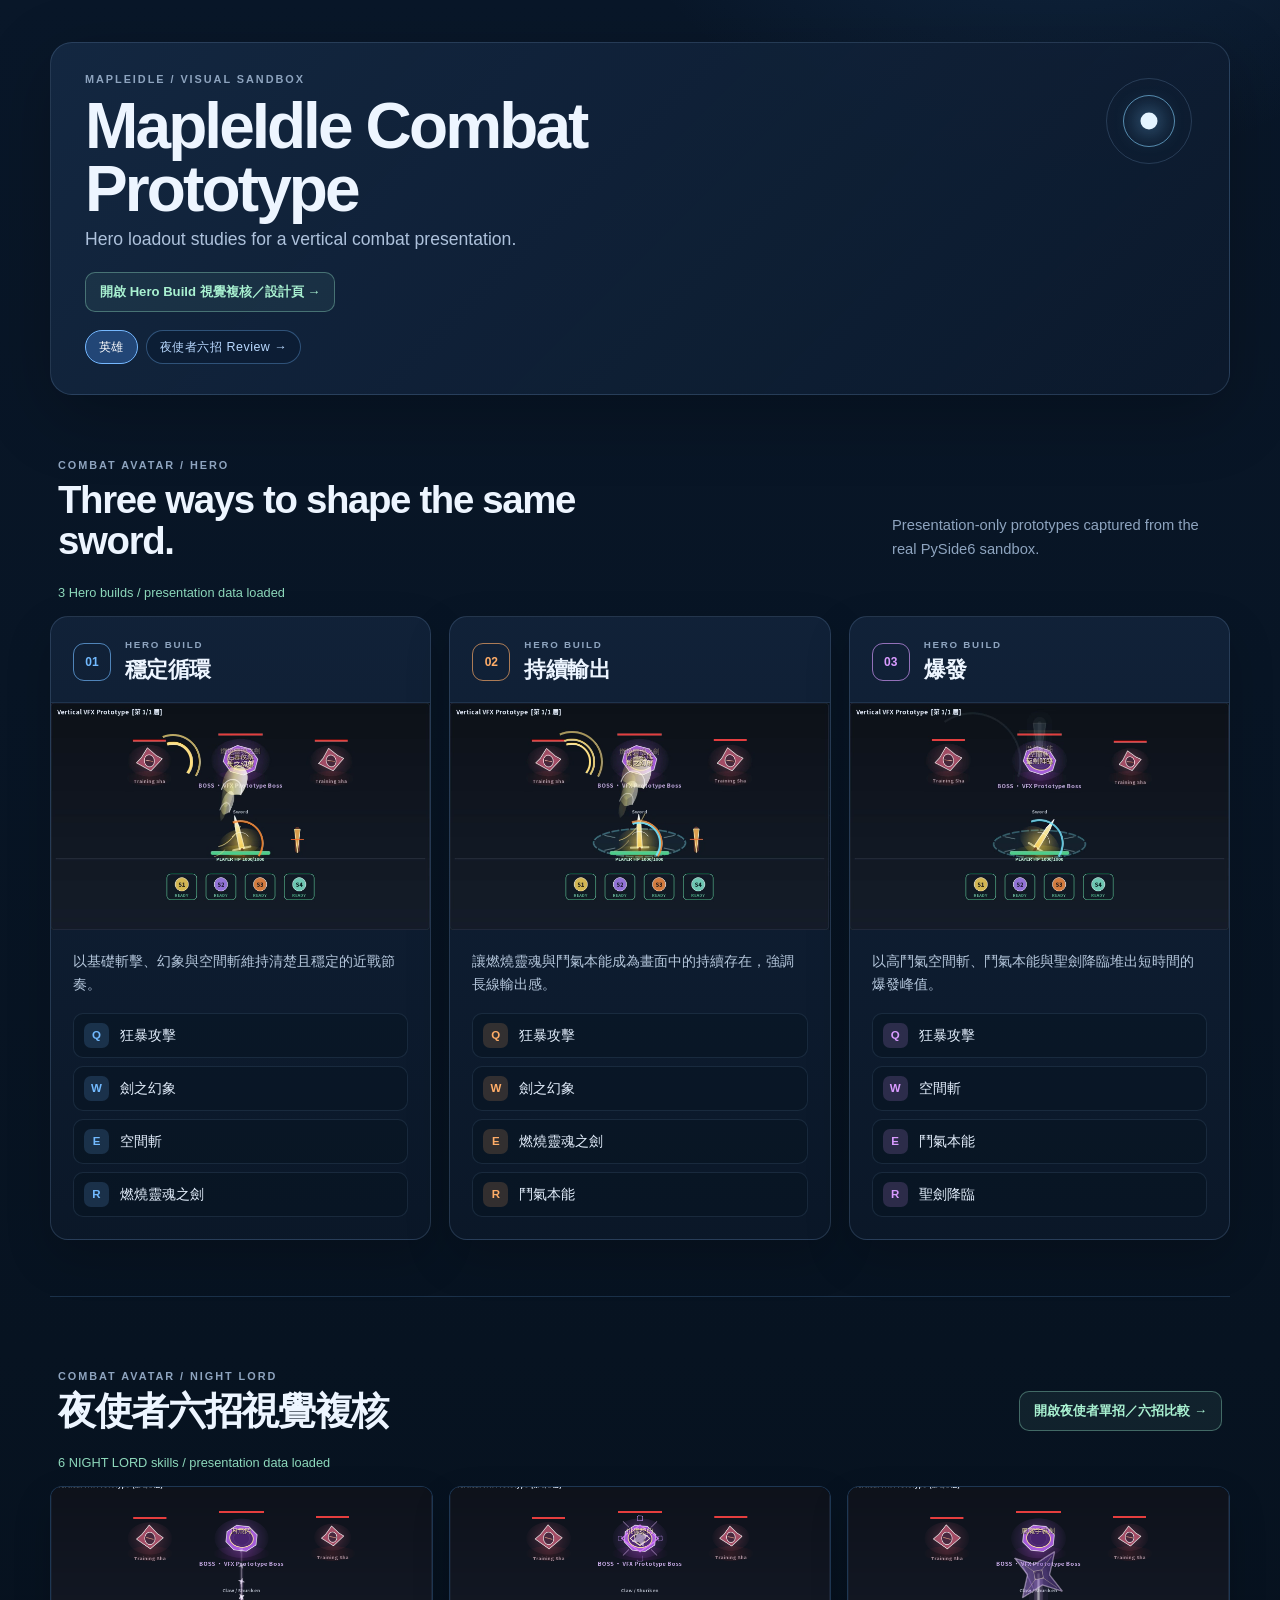
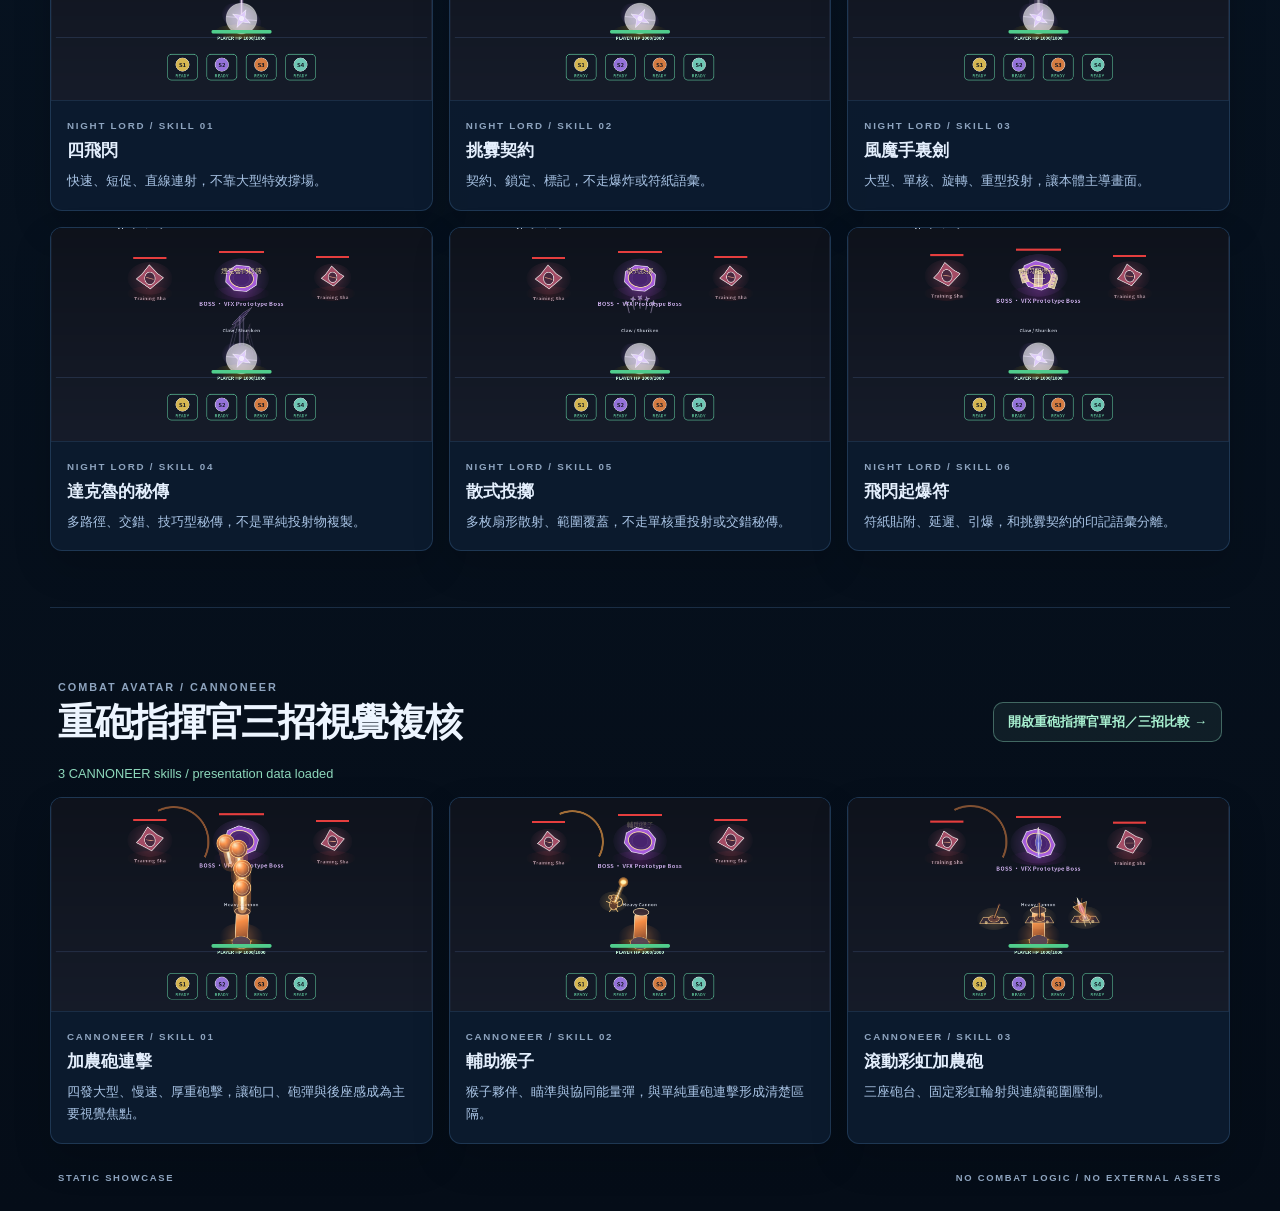
<file: showcase/index.html>
<!doctype html>
<html lang="zh-Hant">
  <head>
    <meta charset="utf-8">
    <meta name="viewport" content="width=device-width, initial-scale=1">
    <meta name="theme-color" content="#081321">
    <title>MapleIdle Combat Prototype</title>
    <link rel="stylesheet" href="./style.css">
    <style>
      @media (max-width: 640px) {
        .page-shell,
        .site-header,
        .showcase-intro,
        .build-grid,
        .night-lord-entry {
          min-width: 0;
          max-width: 100%;
        }

        .page-shell {
          width: min(calc(100% - 24px), 366px);
          margin-left: 12px;
          margin-right: 0;
        }

        .site-header > div,
        .showcase-intro > div,
        .showcase-intro .intro-copy,
        .site-header h1,
        .site-header .lede,
        .showcase-intro h2 {
          min-width: 0;
          max-width: 100%;
          overflow-wrap: anywhere;
          word-break: normal;
        }

        .showcase-intro h2 {
          font-size: clamp(1.45rem, 7vw, 2.25rem);
        }
      }
    </style>
  </head>
  <body>
    <main class="page-shell">
      <header class="site-header">
        <div>
          <p class="eyebrow">MAPLEIDLE / VISUAL SANDBOX</p>
          <h1>MapleIdle Combat Prototype</h1>
          <p class="lede">Hero loadout studies for a vertical combat presentation.</p>
          <a class="review-link" href="./review/">開啟 Hero Build 視覺複核／設計頁 →</a>
          <nav class="career-switcher" aria-label="職業展示">
            <a class="career-tab is-active" href="./index.html" aria-current="page">英雄</a>
            <a class="career-tab" href="./review/?class=night_lord">夜使者六招 Review →</a>
          </nav>
        </div>
        <div class="header-mark" aria-hidden="true">
          <span class="mark-core"></span>
          <span class="mark-ring mark-ring-one"></span>
          <span class="mark-ring mark-ring-two"></span>
        </div>
      </header>

      <section class="showcase-intro" aria-labelledby="hero-heading">
        <div>
          <p class="section-kicker">COMBAT AVATAR / HERO</p>
          <h2 id="hero-heading">Three ways to shape the same sword.</h2>
        </div>
        <p class="intro-copy">Presentation-only prototypes captured from the real PySide6 sandbox.</p>
      </section>

      <p id="load-state" class="load-state" role="status">Loading build data…</p>
      <section id="build-grid" class="build-grid" aria-live="polite"></section>

      <section class="night-lord-entry" aria-labelledby="night-lord-heading">
        <div class="showcase-intro">
          <div>
            <p class="section-kicker">COMBAT AVATAR / NIGHT LORD</p>
            <h2 id="night-lord-heading">夜使者六招視覺複核</h2>
          </div>
          <a class="review-link" href="./review/?class=night_lord">開啟夜使者單招／六招比較 →</a>
        </div>
        <p id="night-lord-load-state" class="load-state" role="status">Loading Night Lord skill data…</p>
        <div id="night-lord-skill-grid" class="skill-entry-grid" aria-live="polite"></div>
      </section>

      <section class="night-lord-entry" aria-labelledby="cannoneer-heading">
        <div class="showcase-intro">
          <div>
            <p class="section-kicker">COMBAT AVATAR / CANNONEER</p>
            <h2 id="cannoneer-heading">重砲指揮官三招視覺複核</h2>
          </div>
          <a class="review-link" href="./review/?class=cannoneer">開啟重砲指揮官單招／三招比較 →</a>
        </div>
        <p id="cannoneer-load-state" class="load-state" role="status">Loading Cannoneer skill data…</p>
        <div id="cannoneer-skill-grid" class="skill-entry-grid" aria-live="polite"></div>
      </section>

      <footer class="site-footer">
        <span>STATIC SHOWCASE</span>
        <span>NO COMBAT LOGIC / NO EXTERNAL ASSETS</span>
      </footer>
    </main>

    <noscript>This showcase needs JavaScript enabled to load the Hero build data.</noscript>
    <script>
      const grid = document.querySelector("#build-grid");
      const loadState = document.querySelector("#load-state");
      const nightLordGrid = document.querySelector("#night-lord-skill-grid");
      const nightLordLoadState = document.querySelector("#night-lord-load-state");
      const cannoneerGrid = document.querySelector("#cannoneer-skill-grid");
      const cannoneerLoadState = document.querySelector("#cannoneer-load-state");

      function escapeHtml(value) {
        return String(value)
          .replaceAll("&", "&amp;")
          .replaceAll("<", "&lt;")
          .replaceAll(">", "&gt;")
          .replaceAll('"', "&quot;")
          .replaceAll("'", "&#039;");
      }

      function showcaseAsset(path) {
        if (!path) return "";
        return path.startsWith("assets/") ? `./${path}` : path;
      }

      function buildCard(build, index) {
        const titleId = `build-title-${index}`;
        const preview = build.preview || {};
        const previewVideo = build.previewVideo || preview.video || "";
        const previewPoster = build.previewPoster || preview.poster || preview.path || "";
        const previewLabel = preview.label || "Preview capture pending";
        const skills = build.skills.map((skill) => `
          <li class="skill-row">
            <span class="skill-slot">${escapeHtml(skill.slot)}</span>
            <span class="skill-name">${escapeHtml(skill.name)}</span>
          </li>
        `).join("");

        const card = document.createElement("article");
        card.className = "build-card";
        card.style.setProperty("--accent", build.accent || "#75b8ff");
        card.setAttribute("aria-labelledby", titleId);
        card.innerHTML = `
          <div class="card-heading">
            <span class="build-index">0${index + 1}</span>
            <div>
              <p class="card-kicker">HERO BUILD</p>
              <h3 id="${titleId}">${escapeHtml(build.name)}</h3>
            </div>
          </div>
          <div class="preview-frame">
            <div class="preview-grid" aria-hidden="true"></div>
            ${previewVideo
              ? `<video class="preview-video" autoplay muted loop playsinline preload="metadata"${previewPoster ? ` poster="${escapeHtml(previewPoster)}"` : ""} aria-label="${escapeHtml(build.name)} animated preview">
                   <source src="${escapeHtml(previewVideo)}" type="video/webm">
                 </video>`
              : ""}
            ${previewPoster
              ? `<img class="preview-image preview-poster"${previewVideo ? " hidden" : ""} src="${escapeHtml(previewPoster)}" alt="${escapeHtml(build.name)} preview">`
              : ""}
            <div class="preview-placeholder preview-fallback"${previewVideo || previewPoster ? " hidden" : ""}>
              <span class="preview-label">${escapeHtml(previewLabel)}</span>
              <span class="preview-note">STATIC PREVIEW AREA</span>
            </div>
          </div>
          <div class="card-body">
            <p class="build-summary">${escapeHtml(build.summary)}</p>
            <ul class="skill-list" aria-label="${escapeHtml(build.name)} skills">${skills}</ul>
          </div>
        `;
        const previewVideoElement = card.querySelector(".preview-video");
        const previewPosterElement = card.querySelector(".preview-poster");
        const fallback = card.querySelector(".preview-fallback");
        if (previewVideoElement) {
          previewVideoElement.addEventListener("error", () => {
            previewVideoElement.hidden = true;
            if (previewPosterElement) {
              previewPosterElement.hidden = false;
            } else if (fallback) {
              fallback.hidden = false;
            }
          });
        }
        if (previewPosterElement && fallback) {
          previewPosterElement.addEventListener("error", () => {
            previewPosterElement.hidden = true;
            fallback.hidden = false;
          });
        }
        return card;
      }

      async function loadBuilds() {
        try {
          const response = await fetch("./data/hero.json", { cache: "no-store" });
          if (!response.ok) throw new Error(`HTTP ${response.status}`);
          const data = await response.json();
          if (!Array.isArray(data.builds)) throw new Error("Invalid build data");
          grid.replaceChildren(...data.builds.map(buildCard));
          loadState.textContent = `${data.builds.length} Hero builds / presentation data loaded`;
          loadState.classList.add("is-loaded");
        } catch (error) {
          loadState.textContent = "Build data could not be loaded.";
          loadState.classList.add("is-error");
          console.error("Showcase data load failed", error);
        }
      }

      function skillEntryCard(skill, index, classId, classLabel) {
        const preview = skill.preview || {};
        const poster = showcaseAsset(preview.poster || "");
        const titleId = `${classId}-title-${index}`;
        const reviewUrl = `./review/?class=${classId}&mode=single&build=${encodeURIComponent(skill.id)}`;
        const card = document.createElement("article");
        card.className = "skill-entry-card";
        card.innerHTML = `
          <a class="skill-entry-link" href="${reviewUrl}" aria-labelledby="${titleId}">
            <div class="skill-entry-media">
              ${poster ? `<img src="${escapeHtml(poster)}" alt="${escapeHtml(preview.alt || skill.name)}">` : ""}
            </div>
            <div class="skill-entry-body">
              <span class="card-kicker">${escapeHtml(classLabel)} / SKILL 0${index + 1}</span>
              <h3 id="${titleId}">${escapeHtml(skill.name)}</h3>
              <p>${escapeHtml(skill.visualGoal)}</p>
            </div>
          </a>
        `;
        return card;
      }

      async function loadSkillReview({ classId, classLabel, dataUrl, grid, loadState }) {
        try {
          const response = await fetch(dataUrl, { cache: "no-store" });
          if (!response.ok) throw new Error(`HTTP ${response.status}`);
          const data = await response.json();
          if (!Array.isArray(data.skills) || !data.skills.length) throw new Error(`Invalid ${classLabel} skill data`);
          grid.replaceChildren(...data.skills.map((skill, index) => skillEntryCard(skill, index, classId, classLabel)));
          loadState.textContent = `${data.skills.length} ${classLabel} skills / presentation data loaded`;
          loadState.classList.add("is-loaded");
        } catch (error) {
          loadState.textContent = `${classLabel} skill data could not be loaded.`;
          loadState.classList.add("is-error");
          console.error(`${classLabel} showcase data load failed`, error);
        }
      }

      loadBuilds();
      loadSkillReview({
        classId: "night_lord",
        classLabel: "NIGHT LORD",
        dataUrl: "./data/night_lord_review.json",
        grid: nightLordGrid,
        loadState: nightLordLoadState
      });
      loadSkillReview({
        classId: "cannoneer",
        classLabel: "CANNONEER",
        dataUrl: "./data/cannoneer_review.json",
        grid: cannoneerGrid,
        loadState: cannoneerLoadState
      });
    </script>
  </body>
</html>
</file>
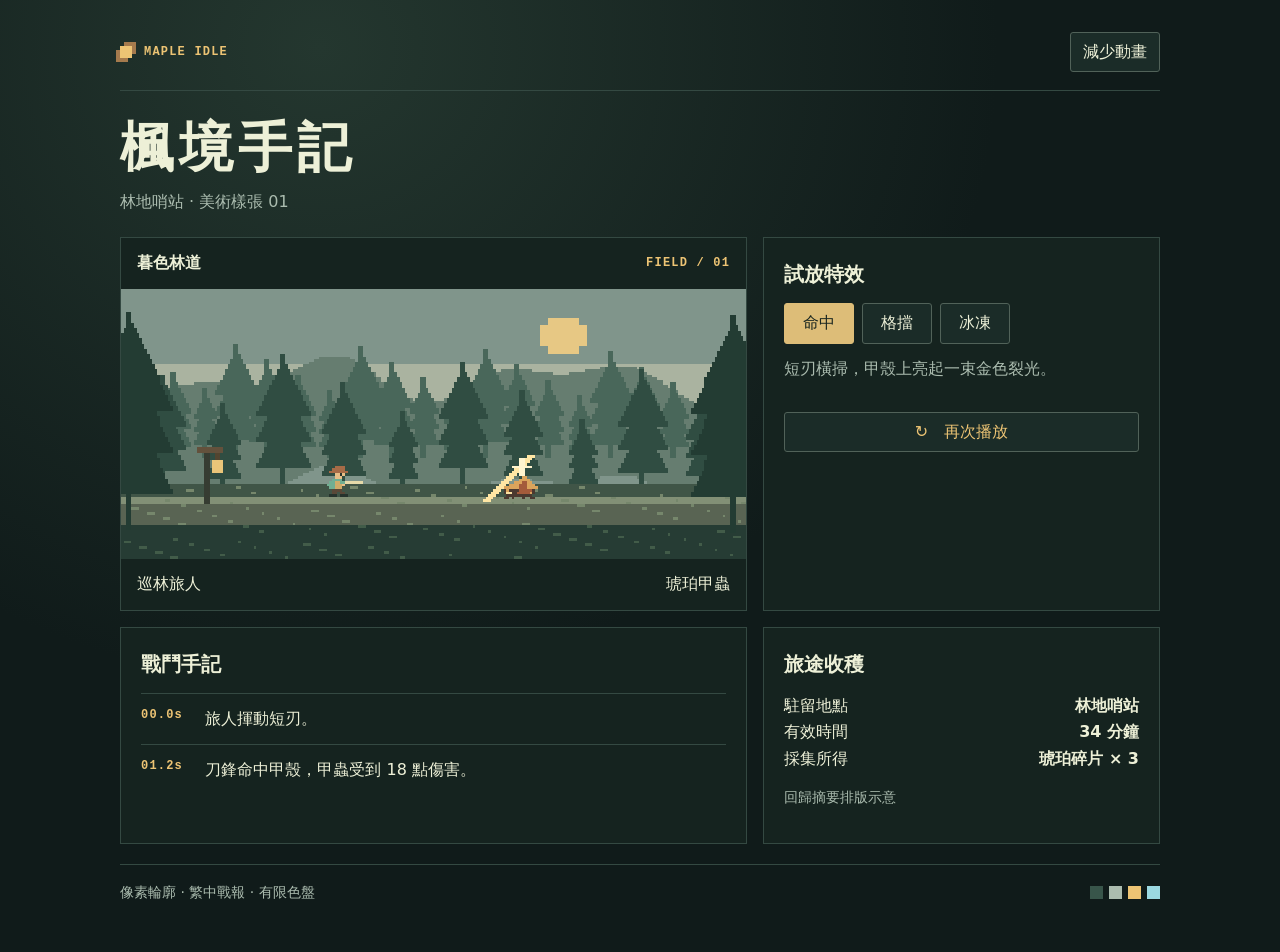
<file: showcase/art/index.html>
<!doctype html>
<html lang="zh-Hant"><meta charset="utf-8"><meta name="viewport" content="width=device-width,initial-scale=1">
<title>楓境手記｜Maple Idle 美術樣張</title>
<style>
:root{color-scheme:dark;--ink:#edf0d7;--dim:#abbcaf;--edge:#344942;--gold:#edc474;--bg:#101b1a;font:16px/1.65 system-ui,"Microsoft JhengHei",sans-serif}*{box-sizing:border-box}body{margin:0;background:radial-gradient(ellipse at 25% 5%,#24372f 0,transparent 50%),var(--bg);color:var(--ink);min-height:100vh}main{max-width:1096px;margin:auto;padding:32px 28px 48px}header,footer,.line{display:flex;align-items:center;justify-content:space-between;gap:12px}header{border-bottom:1px solid var(--edge);padding-bottom:18px}.brand,.mono,small,time{font:600 12px/1.5 ui-monospace,Consolas,monospace;letter-spacing:.1em}.brand{display:flex;align-items:center;gap:12px;color:var(--gold)}.mark{width:12px;height:12px;background:var(--gold);box-shadow:4px -4px #a57a4d,-4px 4px #a57a4d}button{font:inherit;color:inherit;background:#1b2c28;border:1px solid #516259;cursor:pointer;border-radius:3px;padding:6px 12px}button:hover,button:focus-visible{border-color:var(--gold);color:var(--gold)}button[aria-pressed=true]{background:#ddbd78;color:#192620;border-color:#ddbd78}h1{font:700 clamp(32px,5vw,54px)/1.1 Georgia,"PMingLiU",serif;letter-spacing:.09em;margin:28px 0 10px}h1+p{color:var(--dim);margin:0 0 22px}.grid{display:grid;grid-template-columns:minmax(0,1.58fr) minmax(260px,1fr);gap:16px}.panel{background:#15231f;border:1px solid var(--edge);padding:20px}.scene{padding:0;overflow:hidden}.scene .line{padding:12px 16px}.scene canvas{display:block;width:100%;height:auto;image-rendering:pixelated;background:#192e31}.line small,time{color:var(--gold)}h2{font-size:20px;margin:0 0 12px}h3{margin:0;font-size:16px}.effects{display:flex;gap:8px;flex-wrap:wrap;margin:12px 0}.effects button{min-width:70px}.log{margin:0;padding:0;list-style:none}.log li{padding:12px 0;border-top:1px solid var(--edge);display:grid;grid-template-columns:3.4em 1fr;gap:10px}.hint,footer{font-size:14px;color:var(--dim)}.preview{min-height:3em;margin:8px 0;color:var(--dim)}.replay{width:100%;color:var(--gold)}footer{margin-top:20px;border-top:1px solid var(--edge);padding-top:16px;flex-wrap:wrap}.swatches{display:flex;align-items:center;gap:6px}.swatches i{width:13px;height:13px;background:var(--c)}@media(max-width:740px){main{padding:16px}.grid{grid-template-columns:1fr}.panel{padding:15px}.scene{padding:0}header button{font-size:14px}}
</style>
<main><header><div class="brand"><i class="mark"></i> MAPLE IDLE</div><button id="motion" aria-pressed="false">減少動畫</button></header>
<h1>楓境手記</h1><p>林地哨站 · 美術樣張 01</p>
<div class="grid"><section class="panel scene"><div class="line"><h3>暮色林道</h3><small>FIELD / 01</small></div><canvas width="240" height="104" aria-label="暮色下的松林，左側旅人與右側甲蟲對峙"></canvas><div class="line"><span>巡林旅人</span><span>琥珀甲蟲</span></div></section>
<section class="panel"><h2>試放特效</h2><div class="effects" role="group" aria-label="特效選擇"><button aria-pressed="true">命中</button><button aria-pressed="false">格擋</button><button aria-pressed="false">冰凍</button></div><p class="preview" id="desc"></p><button class="replay" id="play">↻　再次播放</button></section>
<section class="panel"><h2>戰鬥手記</h2><ol class="log" id="log" aria-live="polite"></ol></section>
<section class="panel"><h2>旅途收穫</h2><div class="line"><span>駐留地點</span><strong>林地哨站</strong></div><div class="line"><span>有效時間</span><strong>34 分鐘</strong></div><div class="line"><span>採集所得</span><strong>琥珀碎片 × 3</strong></div><p class="hint">回歸摘要排版示意</p></section></div>
<footer><span>像素輪廓 · 繁中戰報 · 有限色盤</span><div class="swatches" aria-label="森林綠、薄霧灰、琥珀金、霜藍"><i style="--c:#38554a"></i><i style="--c:#abbcaf"></i><i style="--c:#edc474"></i><i style="--c:#9bd9e1"></i></div></footer></main>
<script src="field.js"></script></html>
</file>
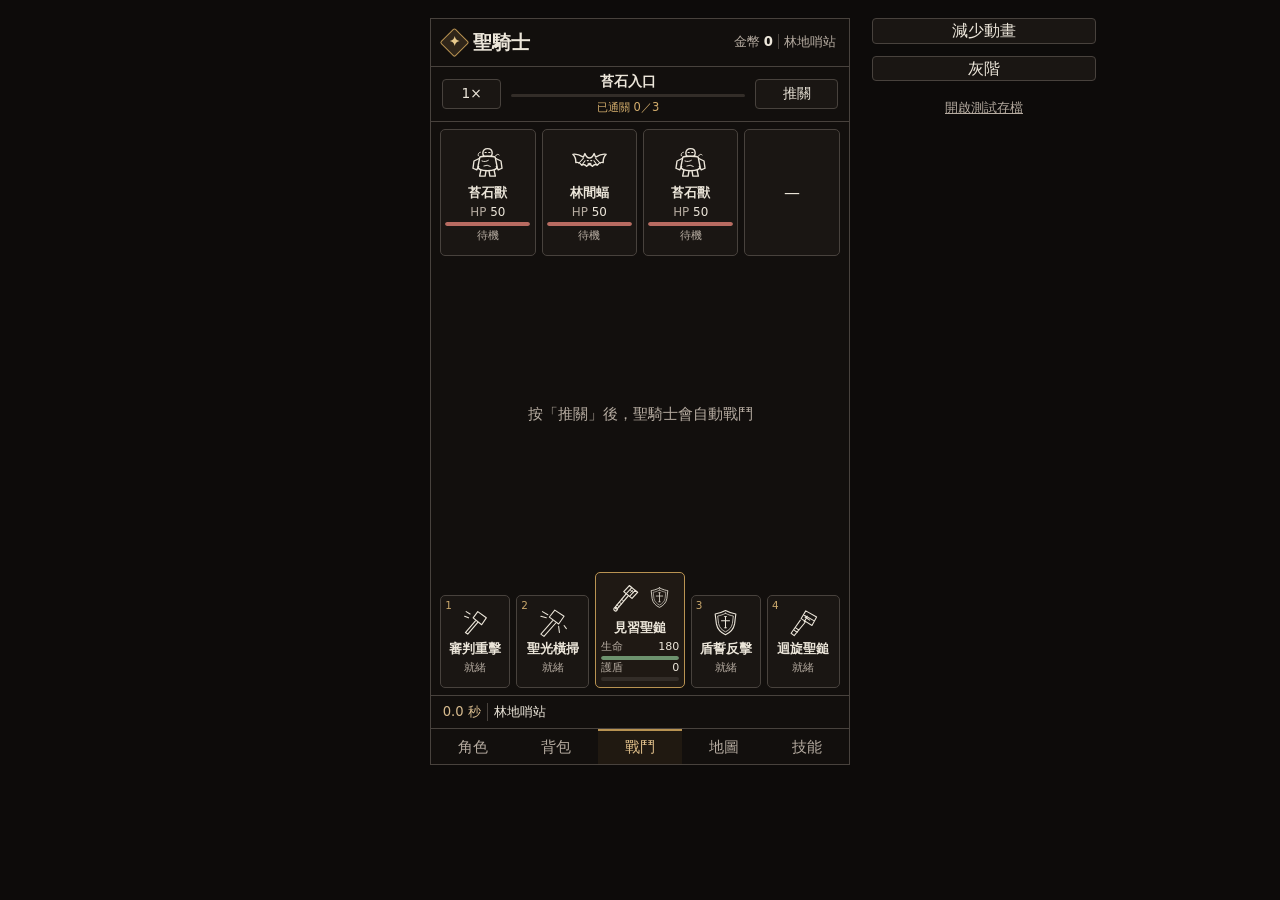
<file: showcase/play/index.html>
<!doctype html>
<html lang="zh-Hant">
<head>
  <meta charset="utf-8">
  <meta name="viewport" content="width=device-width, initial-scale=1">
  <link rel="preload" href="./assets/tombstone.svg" as="image" type="image/svg+xml">
  <title>聖騎士・林地哨站｜Maple Idle</title>
  <link rel="stylesheet" href="./battle-art.css">
  <link rel="stylesheet" href="./play.css">
  <script type="module" src="./app.mjs"></script>
</head>
<body>
<main class="layout">
  <section class="game" aria-label="聖騎士戰鬥">
    <header class="hud">
      <h1><span class="rank" aria-hidden="true"><span>✦</span></span>聖騎士</h1>
      <p>金幣 <b id="gold">0</b><span id="zone">林地哨站</span></p>
    </header>
    <section class="progress" aria-label="戰鬥進度">
      <button id="speed" type="button" aria-label="四倍速" aria-pressed="false">1×</button>
      <div class="progress-mid"><strong id="battle-status">苔石入口</strong><div id="progress" class="meter progress-meter" aria-hidden="true"></div><small id="stage-status">林地哨站</small></div>
      <button id="action" type="button">推關</button>
    </section>
    <section class="enemies" id="enemies" aria-label="敵方"></section>
    <section id="field" class="field" aria-label="技能特效">
      <svg id="vfx-stage" class="vfx-stage" aria-hidden="true"></svg>
      <div id="enemy-callouts" class="callout-band top-band" aria-hidden="true"></div>
      <div id="ally-callouts" class="callout-band bottom-band" aria-hidden="true"></div>
      <p id="field-note" class="field-note">按「推關」後，聖騎士會自動戰鬥</p>
    </section>
    <section class="allies" id="allies" aria-label="我方技能與武器"></section>
    <footer class="bottom">
      <p class="report"><time id="report-time">0.0 秒</time><span id="report-text">林地哨站</span></p>
      <nav aria-label="遊戲頁籤">
        <button type="button" data-panel="character">角色</button><button type="button" data-panel="bag">背包</button><button type="button" data-panel="battle" aria-current="page">戰鬥</button><button type="button" data-panel="map">地圖</button><button type="button" data-panel="skills">技能</button>
      </nav>
    </footer>
  </section>
  <aside class="tools" aria-label="顯示設定">
    <button type="button" id="motion" aria-pressed="false">減少動畫</button>
    <button type="button" id="gray" aria-pressed="false">灰階</button>
    <a id="tester" href="./?test=1">開啟測試存檔</a>
  </aside>
</main>
<dialog id="panel" aria-labelledby="panel-title">
  <header><h2 id="panel-title"></h2><form method="dialog"><button>返回戰鬥</button></form></header>
  <p id="notice" role="status"></p>
  <div id="panel-body"></div>
</dialog>
</body>
</html>
</file>
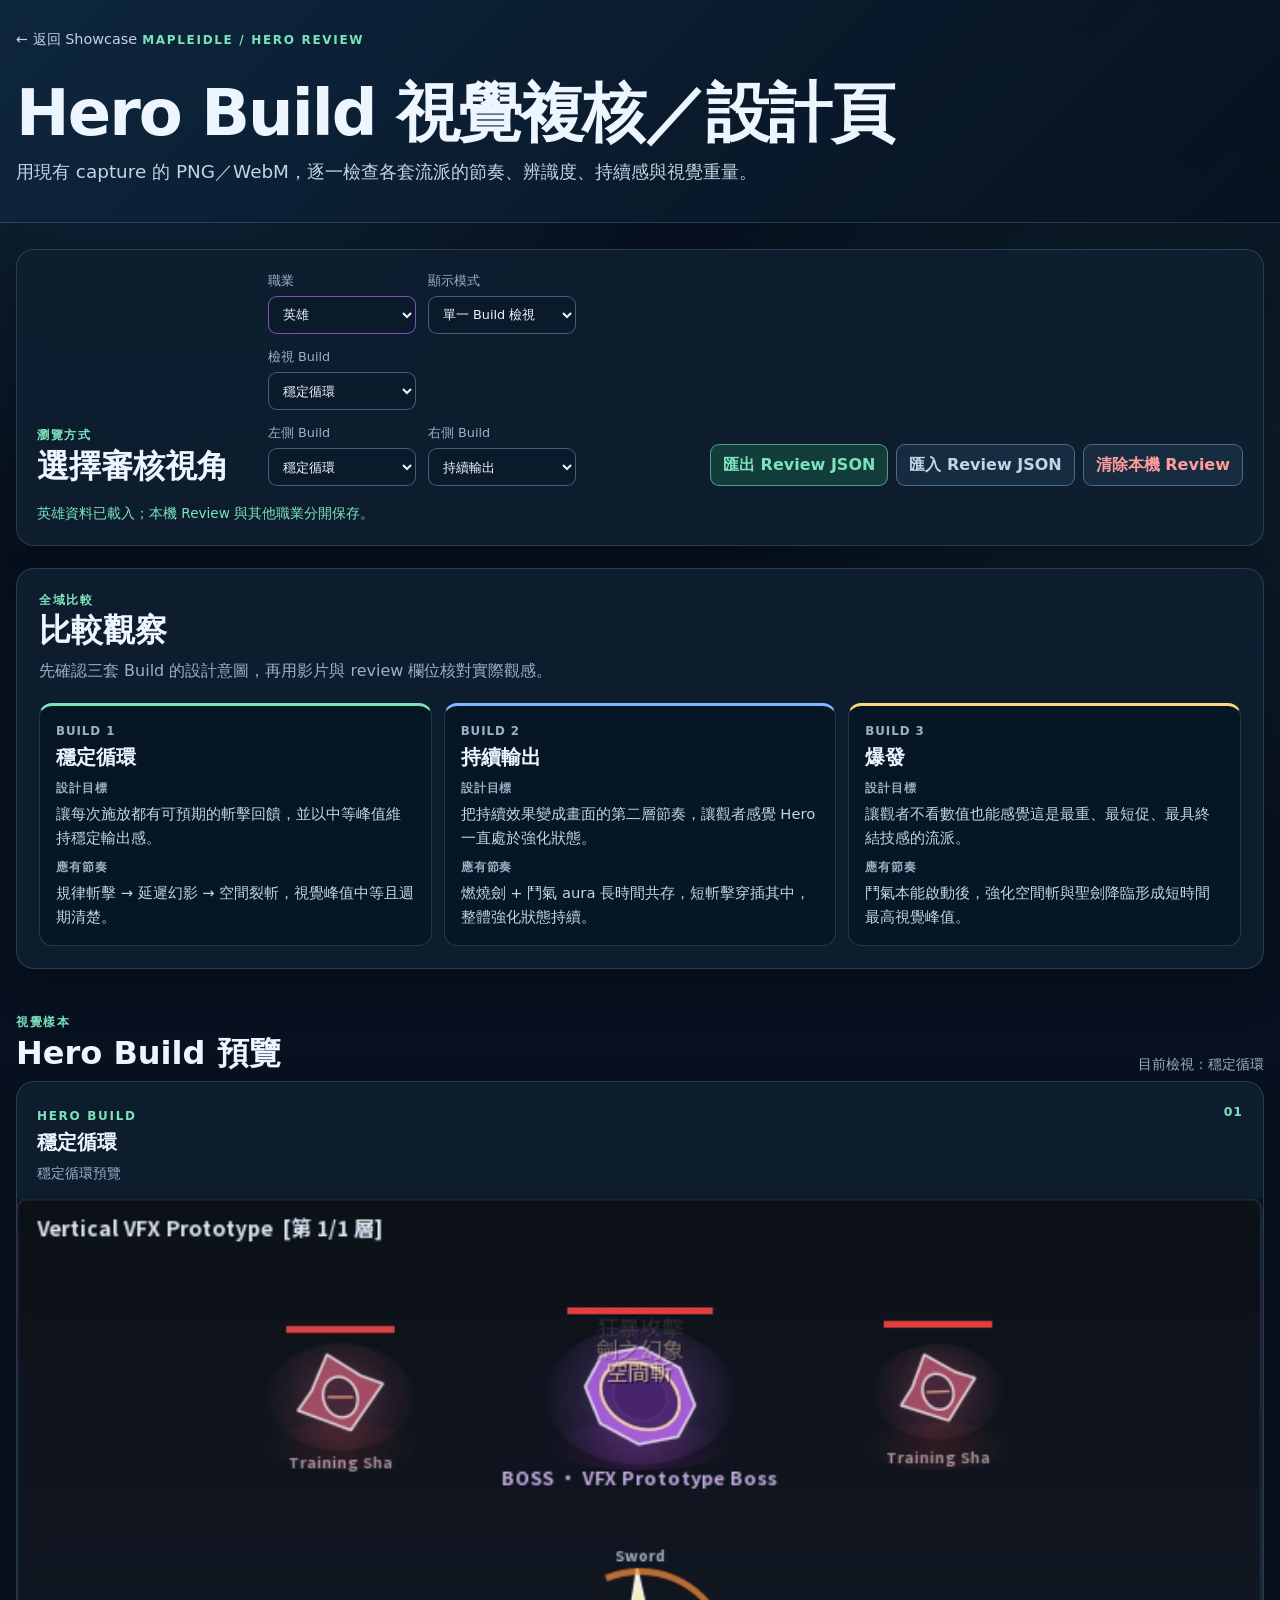
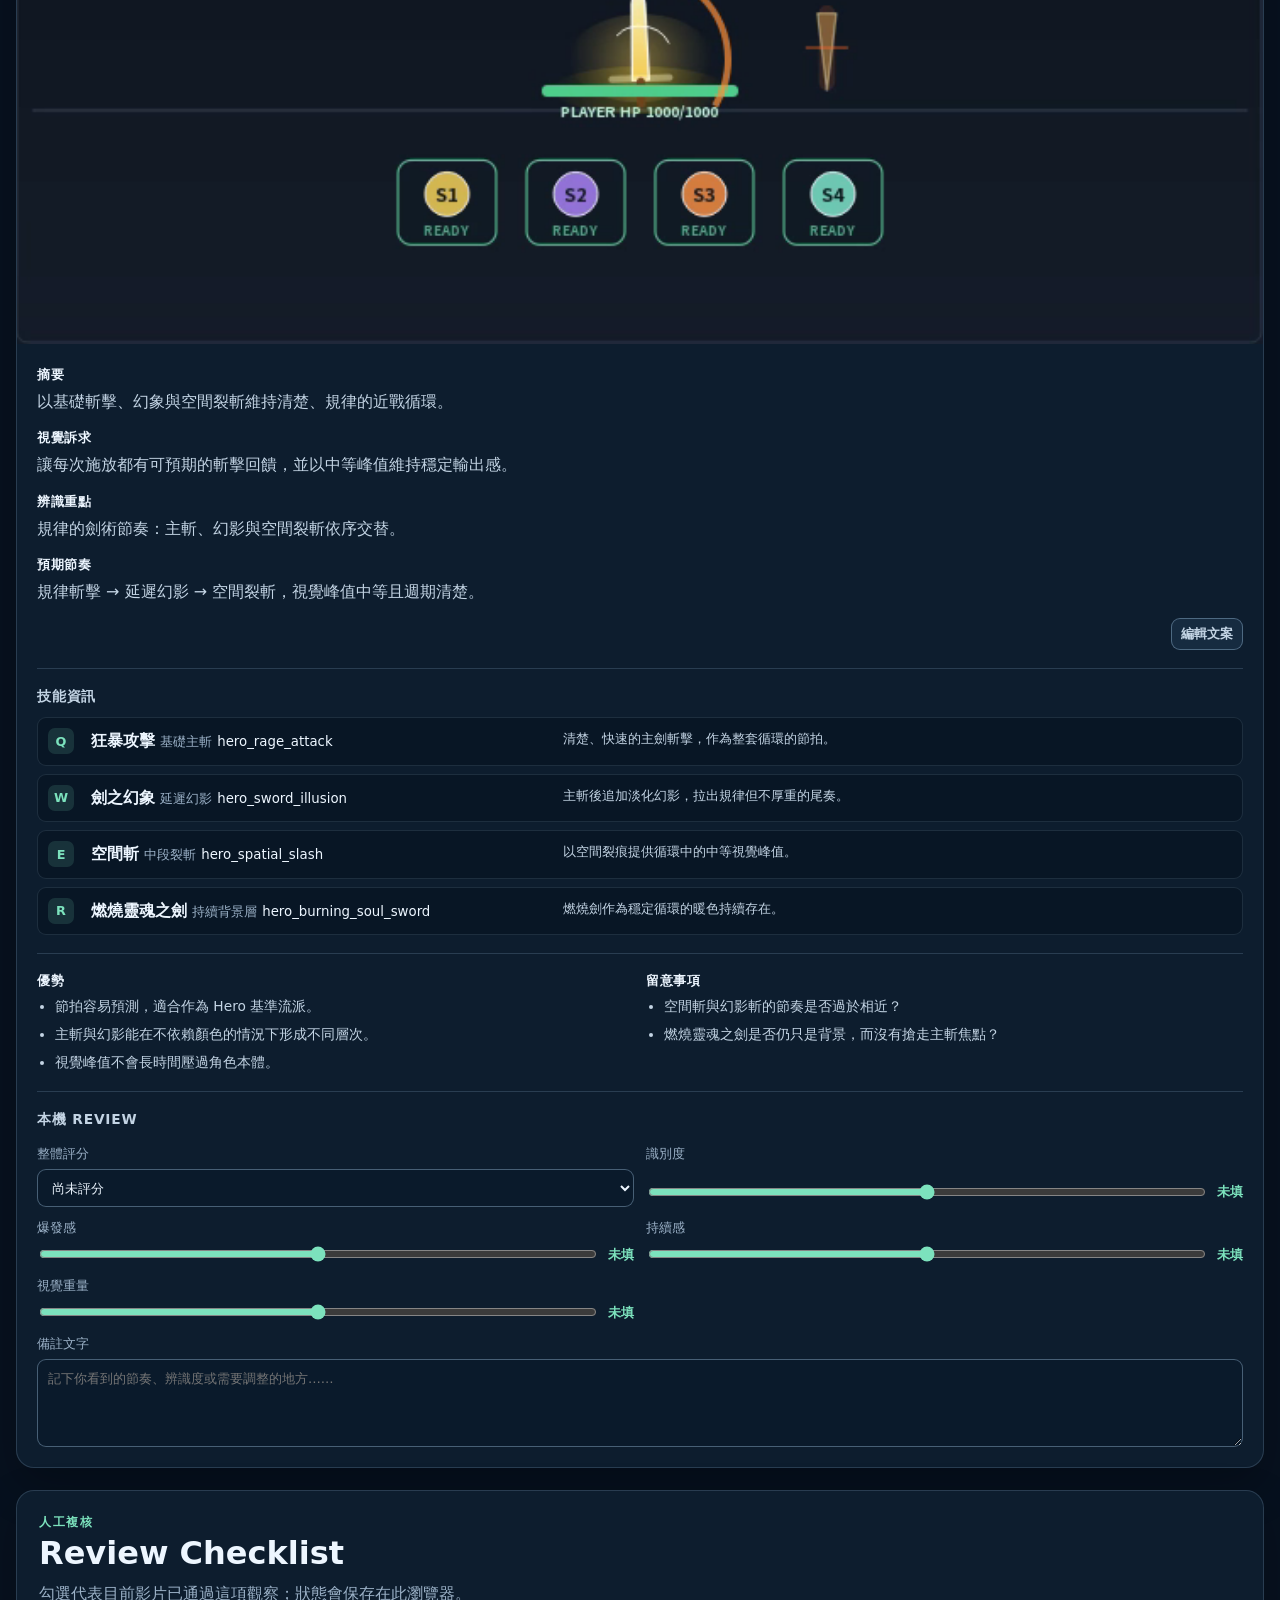
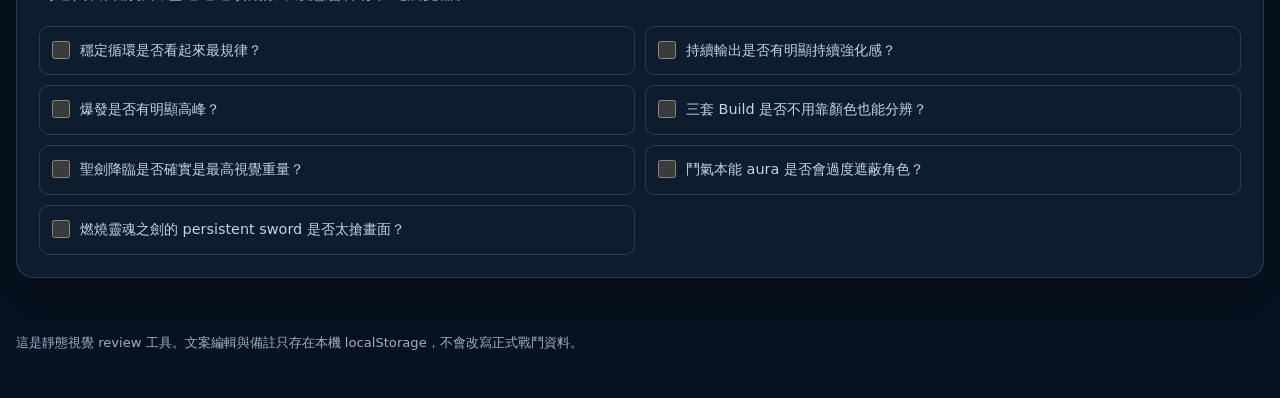
<file: showcase/review/index.html>
<!doctype html>
<html lang="zh-Hant">
<head>
  <meta charset="utf-8">
  <meta name="viewport" content="width=device-width, initial-scale=1">
  <meta name="description" content="MapleIdle Hero 與 Night Lord 的視覺複核、比較與設計備註頁面。">
  <title>職業 VFX 視覺複核／設計頁</title>
  <link rel="stylesheet" href="./style.css">
  <script src="./review.js" defer></script>
</head>
<body>
  <header class="site-header">
    <div class="header-inner">
      <a class="back-link" href="../index.html">← 返回 Showcase</a>
      <span id="class-eyebrow" class="eyebrow">MAPLEIDLE / HERO REVIEW</span>
      <h1>Hero Build 視覺複核／設計頁</h1>
      <p class="lede">用現有 capture 的 PNG／WebM，逐一檢查各職業技能或流派的節奏、辨識度與視覺重量。</p>
    </div>
  </header>

  <main id="app" class="app-shell" aria-busy="true">
    <section class="toolbar panel" aria-labelledby="view-controls-title">
      <div>
        <p class="section-kicker">瀏覽方式</p>
        <h2 id="view-controls-title">選擇審核視角</h2>
      </div>
      <div class="toolbar-controls">
        <label>
          <span>職業</span>
          <select id="class-select">
            <option value="hero">英雄</option>
            <option value="night_lord">夜使者</option>
            <option value="cannoneer">重砲指揮官</option>
          </select>
        </label>
        <label>
          <span>顯示模式</span>
          <select id="mode-select">
            <option value="single">單一 Build 檢視</option>
            <option value="compare">並排比較（三套）</option>
            <option value="focus">焦點比較（兩套）</option>
          </select>
        </label>
        <label id="single-build-control">
          <span>檢視 Build</span>
          <select id="single-build-select"></select>
        </label>
        <div id="focus-build-controls" class="focus-controls" hidden>
          <label>
            <span>左側 Build</span>
            <select id="focus-a-select"></select>
          </label>
          <label>
            <span>右側 Build</span>
            <select id="focus-b-select"></select>
          </label>
        </div>
      </div>
      <div class="toolbar-actions">
        <button id="export-review" class="button button-primary" type="button">匯出 Review JSON</button>
        <button id="import-review" class="button" type="button">匯入 Review JSON</button>
        <button id="reset-review" class="button button-danger" type="button">清除本機 Review</button>
        <input id="import-file" type="file" accept="application/json,.json" hidden>
      </div>
      <p id="status-message" class="status-message" role="status" aria-live="polite"></p>
    </section>

    <section id="comparison-observations" class="panel" aria-labelledby="comparison-title">
      <div class="section-heading">
        <p class="section-kicker">全域比較</p>
        <h2 id="comparison-title">比較觀察</h2>
        <p id="comparison-intro">先確認三套 Build 的設計意圖，再用影片與 review 欄位核對實際觀感。</p>
      </div>
      <div id="observation-grid" class="observation-grid"></div>
    </section>

    <section class="build-section" aria-labelledby="builds-title">
      <div class="section-heading build-section-heading">
        <div>
          <p class="section-kicker">視覺樣本</p>
        <h2 id="builds-title">Hero Build 預覽</h2>
        </div>
        <p id="view-summary" class="view-summary"></p>
      </div>
      <div id="build-grid" class="build-grid" aria-live="polite">
        <div class="loading-state">正在載入 Hero 視覺資料……</div>
      </div>
    </section>

    <section class="panel checklist-panel" aria-labelledby="checklist-title">
      <div class="section-heading">
        <p class="section-kicker">人工複核</p>
        <h2 id="checklist-title">Review Checklist</h2>
        <p>勾選代表目前影片已通過這項觀察；狀態會保存在此瀏覽器。</p>
      </div>
      <div id="checklist" class="checklist"></div>
    </section>
  </main>

  <footer class="site-footer">
    <p>這是靜態視覺 review 工具。文案編輯與備註只存在本機 localStorage，不會改寫正式戰鬥資料。</p>
  </footer>

  <noscript>
    <div class="noscript-warning">此頁需要啟用 JavaScript，才能載入 Hero Build 資料與 review 工具。</div>
  </noscript>
</body>
</html>
</file>
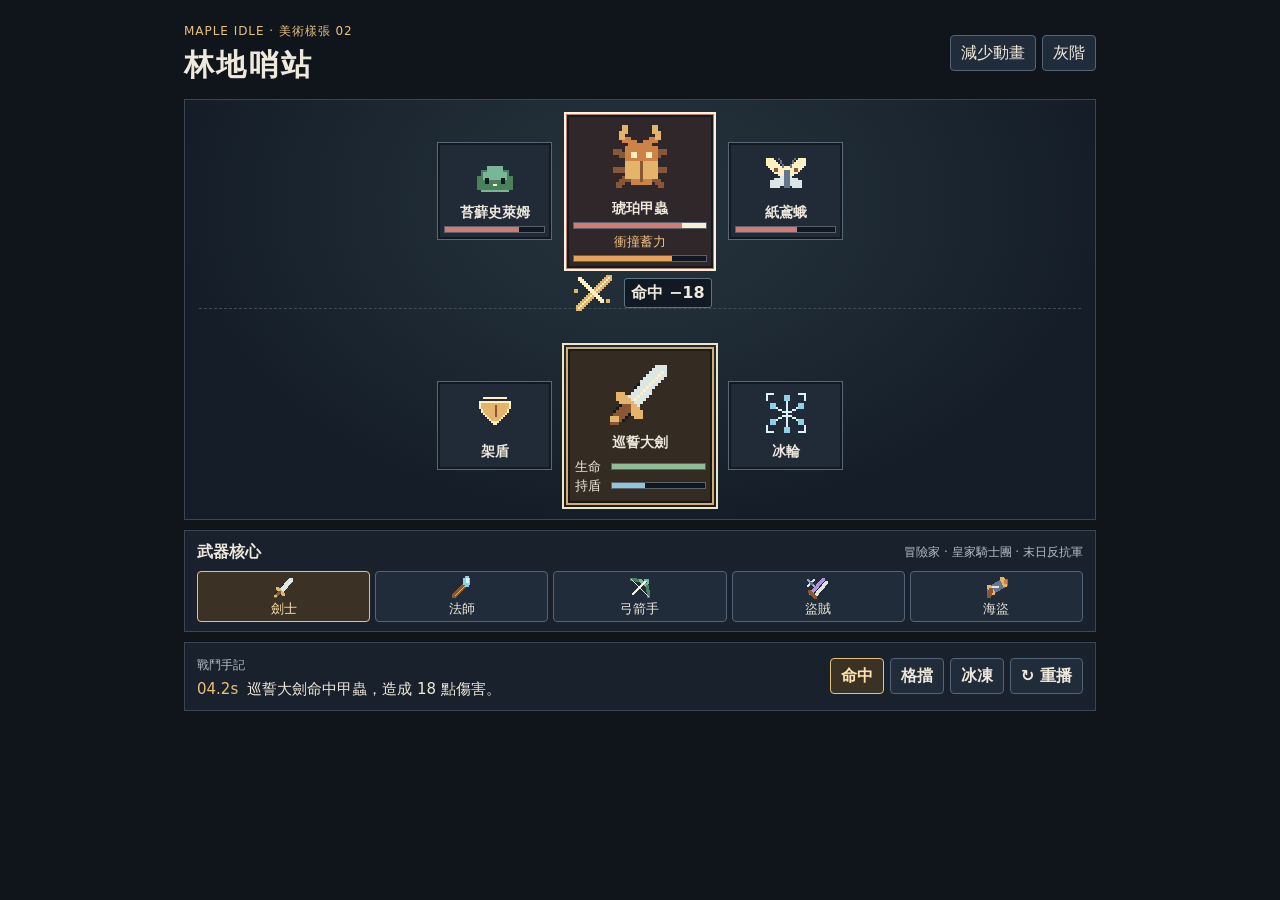
<file: showcase/art/02/index.html>
<!doctype html>
<html lang="zh-Hant">
<meta charset="utf-8">
<meta name="viewport" content="width=device-width, initial-scale=1">
<title>林地哨站｜Maple Idle 美術樣張 02</title>
<link rel="stylesheet" href="style.css">
<main>
  <header><div><small>MAPLE IDLE · 美術樣張 02</small><h1>林地哨站</h1></div><div class="settings"><button id="motion" aria-pressed="false">減少動畫</button><button id="gray" aria-pressed="false">灰階</button></div></header>
  <section class="arena" aria-label="戰鬥卡槽">
    <div class="row enemy">
      <article class="card"><canvas data-art="slime" width="24" height="24" aria-hidden="true"></canvas><strong>苔蘚史萊姆</strong><div class="meter" style="--fill:75%" role="meter" aria-label="史萊姆生命" aria-valuenow="75"></div></article>
      <article class="card boss" id="boss"><div class="boss-art"><canvas data-art="beetle" width="24" height="24" aria-hidden="true"></canvas></div><strong>琥珀甲蟲</strong><div class="meter" id="bossHp" role="meter" aria-label="首領生命" aria-valuenow="100"></div><span id="charge">衝撞蓄力</span><div class="meter charge" id="chargeBar" aria-hidden="true"></div></article>
      <article class="card"><canvas data-art="moth" width="24" height="24" aria-hidden="true"></canvas><strong>紙鳶蛾</strong><div class="meter" style="--fill:62%" role="meter" aria-label="紙鳶蛾生命" aria-valuenow="62"></div></article>
    </div>
    <div class="lane" id="lane" data-effect="hit">
      <div class="beam"></div>
      <div class="stamp"><canvas id="effect" width="24" height="24" aria-hidden="true"></canvas><strong id="tag"></strong></div>
    </div>
    <div class="row allies">
      <article class="card support" id="blockSource"><canvas data-art="block" width="24" height="24" aria-hidden="true"></canvas><strong>架盾</strong></article>
      <article class="card core" id="weaponSource"><canvas id="weapon" width="24" height="24" aria-hidden="true"></canvas><strong id="weaponName"></strong><div class="core-meters"><span>生命</span><div class="meter health"></div><span>持盾</span><div class="meter shield" id="shield"></div></div></article>
      <article class="card support" id="iceSource"><canvas data-art="ice" width="24" height="24" aria-hidden="true"></canvas><strong>冰輪</strong></article>
    </div>
  </section>
  <section class="loadout" aria-label="選擇代表武器">
    <div class="caption"><strong>武器核心</strong><span>冒險家 · 皇家騎士團 · 末日反抗軍</span></div>
    <div id="weapons"></div>
  </section>
  <section class="console">
    <div class="report" role="status"><small>戰鬥手記</small><p><time id="time"></time><span id="report"></span></p></div>
    <div class="actions" aria-label="試放特效"><button data-event="hit">命中</button><button data-event="block">格擋</button><button data-event="ice">冰凍</button><button id="replay" aria-label="再次播放">↻ 重播</button></div>
  </section>
</main>
<script src="art.js"></script>
</html>
</file>
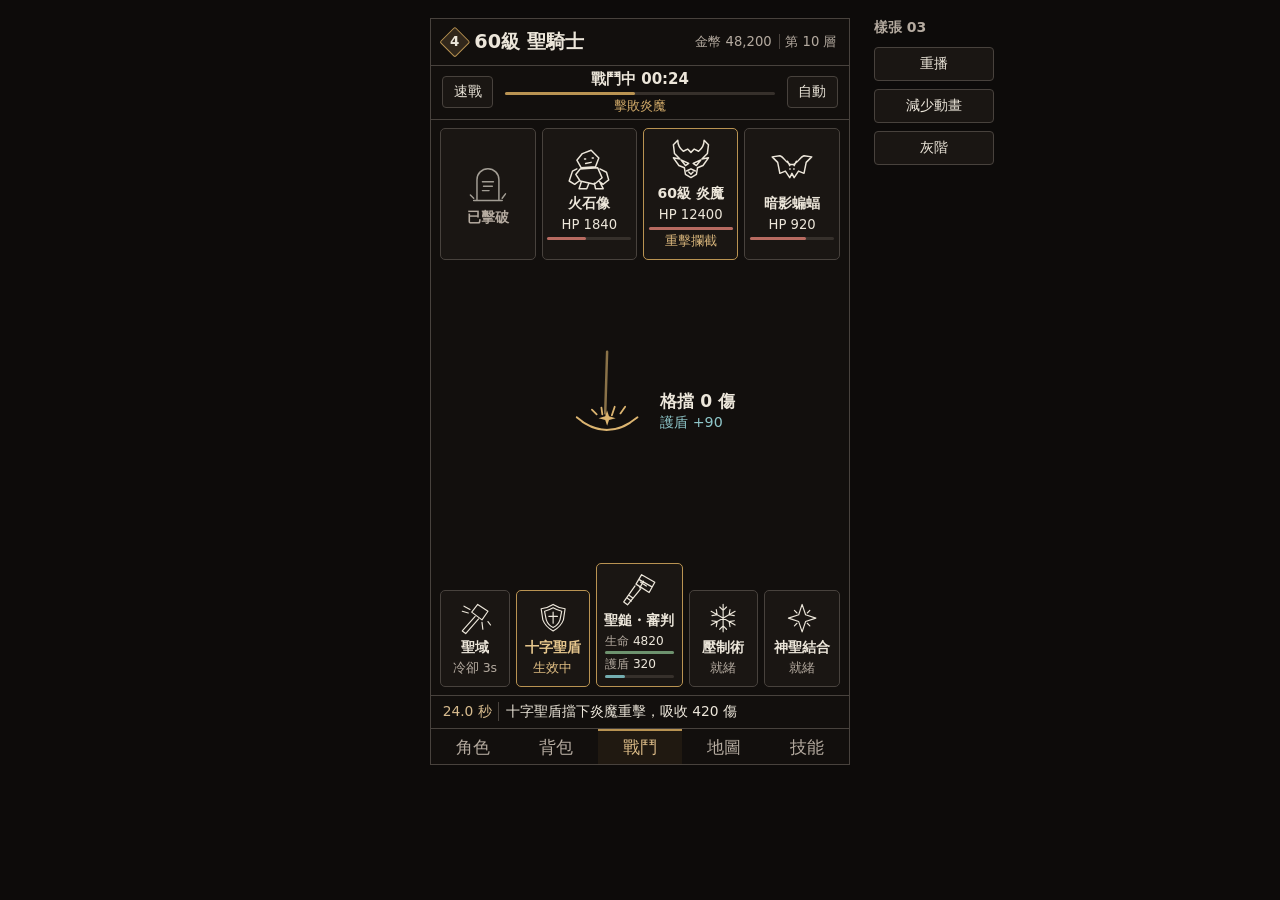
<file: showcase/art/03/index.html>
<!doctype html>
<html lang="zh-Hant">
<head>
  <meta charset="utf-8">
  <meta name="viewport" content="width=device-width, initial-scale=1">
  <title>聖騎士・林地哨站｜Maple Idle 樣張 03</title>
  <link rel="stylesheet" href="style.css">
  <script src="battle.js" defer></script>
</head>
<body>
<main class="layout">
  <section class="game" aria-label="聖騎士戰鬥">
    <header class="hud">
      <h1><span class="rank"><span>4</span></span>60級 聖騎士</h1>
      <p>金幣 48,200 <span>第 10 層</span></p>
    </header>
    <section class="progress" aria-label="戰鬥進度">
      <button id="speed" aria-pressed="false">速戰</button>
      <div><strong>戰鬥中 <time id="clock">00:24</time></strong><div class="meter progress-meter" aria-hidden="true"></div><small>擊敗炎魔</small></div>
      <button id="auto" aria-pressed="false">自動</button>
    </section>
    <section class="enemies" aria-label="敵方">
      <article class="slot fallen"><span class="icon" data-icon="grave"></span><strong>已擊破</strong></article>
      <article class="slot"><span class="icon" data-icon="golem"></span><strong>火石像</strong><span class="value">HP 1840</span><div class="meter enemy-hp" style="--fill:46%" aria-hidden="true"></div></article>
      <article class="slot boss" id="boss"><span class="icon" data-icon="demon"></span><strong>60級 炎魔</strong><span class="value" id="boss-hp">HP 12400</span><div class="meter enemy-hp" id="boss-meter" aria-hidden="true"></div><small id="boss-state">重擊攔截</small></article>
      <article class="slot"><span class="icon" data-icon="bat"></span><strong>暗影蝙蝠</strong><span class="value">HP 920</span><div class="meter enemy-hp" style="--fill:67%" aria-hidden="true"></div></article>
    </section>
    <section id="field" class="field" aria-label="技能特效">
      <div class="event">
        <svg class="effect" viewBox="0 0 100 110" aria-hidden="true">
          <g class="fx block"><path class="beam" d="M50 2 48 67"/><path class="trace" d="M18 71Q49 98 82 71M24 76Q51 92 74 77M39 68l-5-5m30 4 5-7m-24 8-1-7m11 8 3-9"/><path d="m48 70 2-6 2 6 7 2-7 2-2 6-2-6-7-2Z" fill="currentColor" stroke="none"/></g>
          <g class="fx hit"><path class="trace" d="M14 80Q47 62 83 23M21 78Q65 62 91 22M56 28l4-9m-35 35-10 3m56 7 10 2M43 66l-6 9"/><path d="M26 79Q53 44 87 23Q64 56 26 79Z" fill="currentColor" opacity=".35" stroke="none"/></g>
          <g class="fx ice"><path class="trace" d="M50 26v60m-26-45 52 30m0-30L24 71M43 33l7 7 7-7m-14 46 7-7 7 7M27 49l10-3-2-10m38 27-10 3 2 10M65 36l-2 10 10 3M35 76l2-10-10-3M19 33V22h11m40 0h11v11m0 45v11H70m-40 0H19V78"/></g>
          <g class="fx buff"><path class="trace" d="m50 18 7 31 29 8-29 8-7 31-7-31-29-8 29-8ZM25 31l9 10m41-10L65 41m10 41L65 72m-40 10 9-10"/></g>
        </svg>
        <div class="event-copy"><strong id="effect-label">格擋 0 傷</strong><span id="effect-detail">護盾 +90</span></div>
      </div>
    </section>
    <section class="allies" aria-label="我方技能及武器">
      <button class="slot skill" data-skill="hit" aria-pressed="false"><span class="icon" data-icon="sanctuary"></span><strong>聖域</strong><small>冷卻 3s</small></button>
      <button class="slot skill" data-skill="block" aria-pressed="true"><span class="icon" data-icon="shield"></span><strong>十字聖盾</strong><small>生效中</small></button>
      <article class="slot core" id="core"><span class="icon" data-icon="hammer"></span><strong>聖鎚・審判</strong><div class="resources"><span>生命 <b>4820</b></span><div class="meter health" aria-hidden="true"></div><span>護盾 <b id="shield-value">320</b></span><div class="meter shield" id="shield-meter" aria-hidden="true"></div></div></article>
      <button class="slot skill" data-skill="ice" aria-pressed="false"><span class="icon" data-icon="snow"></span><strong>壓制術</strong><small>就緒</small></button>
      <button class="slot skill" data-skill="buff" aria-pressed="false"><span class="icon" data-icon="star"></span><strong>神聖結合</strong><small>就緒</small></button>
    </section>
    <footer class="bottom">
      <p class="report" role="status"><time id="report-time">24.0 秒</time><span id="report-text">十字聖盾擋下炎魔重擊，吸收 420 傷</span></p>
      <nav aria-label="遊戲頁籤">
        <button data-page="角色">角色</button><button data-page="背包">背包</button><button data-page="戰鬥" aria-current="page">戰鬥</button><button data-page="地圖">地圖</button><button data-page="技能">技能</button>
      </nav>
    </footer>
  </section>
  <aside class="tools" aria-label="樣張控制">
    <h2>樣張 03</h2>
    <button id="replay">重播</button><button id="motion" aria-pressed="false">減少動畫</button><button id="gray" aria-pressed="false">灰階</button>
  </aside>
</main>
<dialog id="preview">
  <h2 id="preview-title"></h2><p id="preview-text"></p>
  <form method="dialog"><button>返回戰鬥</button></form>
</dialog>
</body>
</html>
</file>
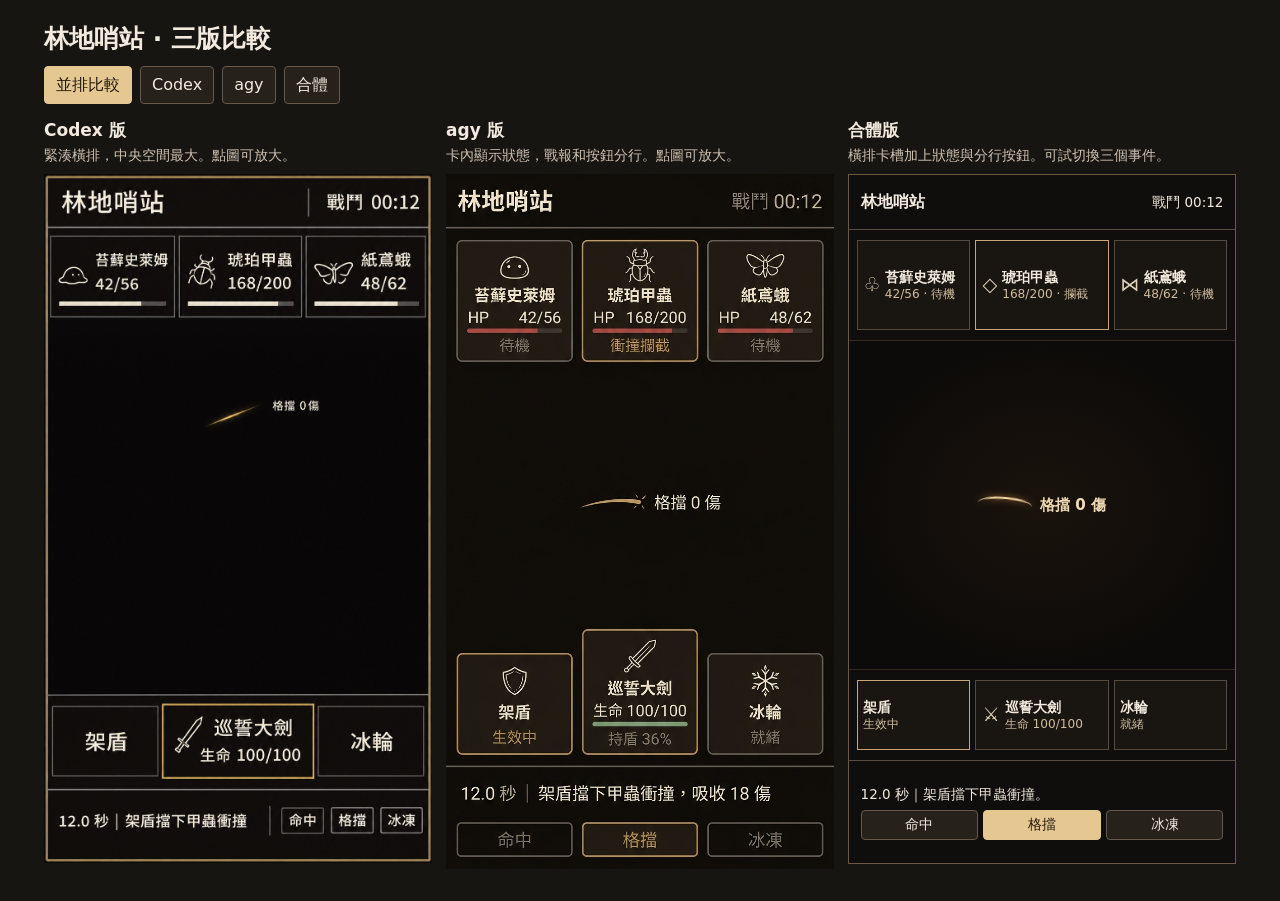
<file: showcase/art/compare/index.html>
<!doctype html>
<html lang="zh-Hant">
<meta charset="utf-8">
<meta name="viewport" content="width=device-width,initial-scale=1">
<meta name="robots" content="noindex">
<title>林地哨站｜三版美術比較</title>
<style>
  :root { color-scheme: dark; font: 16px/1.5 system-ui, sans-serif; color: #f2eade; background: #171512; }
  * { box-sizing: border-box; }
  body { margin: 0; }
  main { max-width: 1220px; margin: auto; padding: 20px 14px 32px; }
  h1 { margin: 0 0 8px; font-size: 25px; }
  nav { display: flex; flex-wrap: wrap; gap: 8px; margin: 0 0 14px; }
  button, .full { color: inherit; font: inherit; border: 1px solid #665949; border-radius: 4px; background: #27211b; padding: 6px 11px; cursor: pointer; }
  button[aria-pressed=true] { color: #22170a; background: #e5c891; border-color: #e5c891; }
  button:focus-visible, a:focus-visible { outline: 2px solid #f4d39b; outline-offset: 2px; }
  .comparison { display: grid; grid-template-columns: repeat(3,minmax(0,1fr)); gap: 14px; }
  .comparison.single { grid-template-columns: minmax(0,460px); justify-content: center; }
  article { min-width: 0; }
  article[hidden] { display: none; }
  h2 { font-size: 17px; margin: 0 0 2px; }
  .caption { color: #d0c2b1; margin: 0 0 8px; font-size: 14px; }
  .preview { display: block; width: 100%; height: auto; }
  .original { display: block; }
  .mock { aspect-ratio: 9/16; display: grid; grid-template-rows: 8% 16% 48% 13% 15%; background: #100e0c; border: 1px solid #6c5841; container-type: inline-size; }
  .mock header { display: flex; justify-content: space-between; align-items: center; padding: 0 3%; border-bottom: 1px solid #584d42; font-size: 4.1cqw; }
  .mock header span { font-size: 3.5cqw; }
  .slots { display: grid; grid-template-columns: 1fr 1.18fr 1fr; gap: 1.2%; padding: 2.5% 2%; }
  .slot { overflow: hidden; border: 1px solid #564a3c; background: #191511; display: flex; align-items: center; gap: 4%; padding: 5%; font-size: 3.65cqw; line-height: 1.32; }
  .slot.selected { border-color: #c8a574; }
  .slot small, .slot strong { display: block; }
  .slot small { color: #d0bc9e; font-size: 3.15cqw; }
  .slot .icon { color: #e2d4bc; font-size: 5cqw; flex: none; }
  .field { position: relative; display: grid; place-items: center; background: radial-gradient(ellipse at 50% 50%,#1a130d,#0d0b09 70%); border-block: 1px solid #34291e; }
  .impact { color: #f1dbb5; font-size: 3.9cqw; display: flex; align-items: center; gap: 8px; }
  .arc { width: 14cqw; height: 4cqw; border-top: 2px solid #f6d6a3; border-radius: 50%; filter: drop-shadow(0 0 3px #c48139); transform: rotate(5deg); }
  .report { padding: 1.4% 3%; border-top: 1px solid #584d42; font-size: 3.5cqw; display: grid; align-content: center; gap: 6px; }
  .report p { margin: 0; }
  .keys { display: grid; grid-template-columns: repeat(3,1fr); gap: 5px; }
  .keys button { font-size: 3.7cqw; padding: 3px; }
  @media(max-width: 730px) { .comparison { grid-template-columns: minmax(0,460px); justify-content: center; } }
</style>
<main>
  <h1>林地哨站 · 三版比較</h1>
  <nav aria-label="選擇預覽">
    <button data-view="all" aria-pressed="true">並排比較</button>
    <button data-view="codex" aria-pressed="false">Codex</button>
    <button data-view="agy" aria-pressed="false">agy</button>
    <button data-view="hybrid" aria-pressed="false">合體</button>
  </nav>
  <div class="comparison">
    <article id="codex">
      <h2>Codex 版</h2><p class="caption">緊湊橫排，中央空間最大。點圖可放大。</p>
      <a class="original" href="codex.png"><img class="preview" src="codex.png" alt="Codex 版。敵我卡槽為橫排文字與線稿，中央寬敞。"></a>
    </article>
    <article id="agy">
      <h2>agy 版</h2><p class="caption">卡內顯示狀態，戰報和按鈕分行。點圖可放大。</p>
      <a class="original" href="agy.jpg"><img class="preview" src="agy.jpg" alt="agy 版。上下卡槽帶狀態短字，底部操作列分行。"></a>
    </article>
    <article id="hybrid">
      <h2>合體版</h2><p class="caption">橫排卡槽加上狀態與分行按鈕。可試切換三個事件。</p>
      <section class="mock" aria-label="合體版戰鬥示意">
        <header><strong>林地哨站</strong><span>戰鬥 00:12</span></header>
        <div class="slots">
          <div class="slot"><span class="icon" aria-hidden="true">♧</span><div><strong>苔蘚史萊姆</strong><small>42/56 · 待機</small></div></div>
          <div class="slot selected"><span class="icon" aria-hidden="true">◇</span><div><strong>琥珀甲蟲</strong><small id="enemy-state">168/200 · 攔截</small></div></div>
          <div class="slot"><span class="icon" aria-hidden="true">⋈</span><div><strong>紙鳶蛾</strong><small>48/62 · 待機</small></div></div>
        </div>
        <div class="field"><div class="impact"><i class="arc" aria-hidden="true"></i><strong id="event-label">格擋 0 傷</strong></div></div>
        <div class="slots">
          <div class="slot selected" data-source="block"><div><strong>架盾</strong><small id="block-state">生效中</small></div></div>
          <div class="slot" data-source="hit"><span class="icon" aria-hidden="true">⚔︎</span><div><strong>巡誓大劍</strong><small>生命 100/100</small></div></div>
          <div class="slot" data-source="ice"><div><strong>冰輪</strong><small id="ice-state">就緒</small></div></div>
        </div>
        <div class="report"><p id="log" role="status">12.0 秒｜架盾擋下甲蟲衝撞。</p><div class="keys">
          <button data-event="hit" aria-pressed="false">命中</button><button data-event="block" aria-pressed="true">格擋</button><button data-event="ice" aria-pressed="false">冰凍</button>
        </div></div>
      </section>
    </article>
  </div>
</main>
<script>
  const viewButtons = [...document.querySelectorAll("[data-view]")];
  for (const button of viewButtons) {
    button.onclick = () => {
      const view = button.dataset.view;
      document.querySelector(".comparison").classList.toggle("single", view !== "all");
      document.querySelectorAll("article").forEach(panel => {
        panel.hidden = view !== "all" && panel.id !== view;
      });
      viewButtons.forEach(choice => choice.setAttribute("aria-pressed", String(choice === button)));
    };
  }
  const eventButtons = [...document.querySelectorAll("[data-event]")];
  const events = {
    hit: ["命中 −18", "150/200 · 受擊", "04.2 秒｜大劍命中甲蟲。", "#d9af84", "rotate(-18deg)"],
    block: ["格擋 0 傷", "168/200 · 攔截", "12.0 秒｜架盾擋下甲蟲衝撞。", "#f6d6a3", "rotate(5deg)"],
    ice: ["冰凍打斷", "168/200 · 打斷", "10.8 秒｜冰輪中斷甲蟲蓄力。", "#badce8", "rotate(0deg)"]
  };
  for (const button of eventButtons) {
    button.onclick = () => {
      const event = button.dataset.event;
      const [label, enemyState, report, color, rotation] = events[event];
      document.querySelector("#event-label").textContent = label;
      document.querySelector("#enemy-state").textContent = enemyState;
      document.querySelector("#log").textContent = report;
      document.querySelector("#block-state").textContent = event === "block" ? "生效中" : "就緒";
      document.querySelector("#ice-state").textContent = event === "ice" ? "生效中" : "就緒";
      const arc = document.querySelector(".arc");
      arc.style.borderColor = color;
      arc.style.transform = rotation;
      document.querySelectorAll("[data-source]").forEach(slot => slot.classList.toggle("selected", slot.dataset.source === event));
      eventButtons.forEach(choice => choice.setAttribute("aria-pressed", String(choice === button)));
    };
  }
</script>
</html>
</file>
<file: showcase/style.css>
:root {
  color-scheme: dark;
  --ink: #edf5ff;
  --muted: #8ea4bf;
  --panel: #101e31;
  --panel-raised: #142842;
  --line: rgba(133, 174, 220, 0.2);
  --page: #071321;
}

* {
  box-sizing: border-box;
}

html {
  min-width: 0;
  background: var(--page);
}

body {
  min-width: 0;
  margin: 0;
  overflow-x: hidden;
  background:
    radial-gradient(circle at 82% -12%, rgba(53, 111, 173, 0.28), transparent 32rem),
    linear-gradient(180deg, #091729 0%, var(--page) 48%, #050d18 100%);
  color: var(--ink);
  font-family: "Segoe UI", "Noto Sans TC", Arial, sans-serif;
}

button,
a {
  font: inherit;
}

.page-shell {
  width: min(1180px, calc(100% - 40px));
  margin: 0 auto;
  padding: 42px 0 28px;
}

.site-header {
  display: flex;
  align-items: flex-start;
  justify-content: space-between;
  gap: 28px;
  padding: 30px 34px;
  border: 1px solid var(--line);
  border-radius: 22px;
  background: linear-gradient(135deg, rgba(20, 40, 66, 0.95), rgba(12, 26, 45, 0.88));
  box-shadow: 0 20px 70px rgba(0, 0, 0, 0.24);
}

.eyebrow,
.section-kicker,
.card-kicker,
.preview-note,
.site-footer {
  margin: 0;
  color: var(--muted);
  font-size: 0.68rem;
  font-weight: 700;
  letter-spacing: 0.18em;
  text-transform: uppercase;
}

h1,
h2,
h3,
p {
  margin-top: 0;
}

h1 {
  max-width: 760px;
  margin: 10px 0 9px;
  font-size: clamp(2rem, 5vw, 4.25rem);
  line-height: 0.98;
  letter-spacing: -0.045em;
}

.lede {
  margin-bottom: 0;
  color: #aec2dc;
  font-size: clamp(0.95rem, 1.8vw, 1.1rem);
}

.review-link {
  display: inline-flex;
  margin-top: 22px;
  padding: 10px 14px;
  border: 1px solid rgba(141, 216, 187, 0.4);
  border-radius: 10px;
  background: rgba(141, 216, 187, 0.08);
  color: #a9f1d1;
  font-size: 0.82rem;
  font-weight: 700;
  text-decoration: none;
  transition: background 160ms ease, border-color 160ms ease, transform 160ms ease;
}

.review-link:hover,
.review-link:focus-visible {
  border-color: rgba(141, 216, 187, 0.82);
  background: rgba(141, 216, 187, 0.16);
  transform: translateY(-1px);
}

.header-mark {
  position: relative;
  flex: 0 0 92px;
  width: 92px;
  height: 92px;
  margin-top: 2px;
}

.mark-core,
.mark-ring {
  position: absolute;
  inset: 50% auto auto 50%;
  display: block;
  border-radius: 50%;
  transform: translate(-50%, -50%);
}

.mark-core {
  width: 17px;
  height: 17px;
  background: #e4f4ff;
  box-shadow: 0 0 24px #79c7ff;
}

.mark-ring {
  border: 1px solid rgba(133, 210, 255, 0.6);
}

.mark-ring-one {
  width: 52px;
  height: 52px;
}

.mark-ring-two {
  width: 86px;
  height: 86px;
  border-color: rgba(133, 174, 220, 0.22);
}

.showcase-intro {
  display: flex;
  align-items: end;
  justify-content: space-between;
  gap: 28px;
  padding: 64px 8px 24px;
}

.showcase-intro h2 {
  max-width: 620px;
  margin: 9px 0 0;
  font-size: clamp(1.55rem, 3vw, 2.5rem);
  line-height: 1.05;
  letter-spacing: -0.035em;
}

.intro-copy {
  max-width: 330px;
  margin: 0;
  color: var(--muted);
  font-size: 0.92rem;
  line-height: 1.6;
}

.load-state {
  min-height: 1.2em;
  margin: 0 8px 16px;
  color: #8ba6c3;
  font-size: 0.8rem;
}

.load-state.is-loaded {
  color: #8dd8bb;
}

.load-state.is-error {
  color: #ff9c9c;
}

.build-grid {
  display: grid;
  grid-template-columns: repeat(3, minmax(0, 1fr));
  gap: 18px;
}

.build-card {
  --accent: #75b8ff;
  min-width: 0;
  overflow: hidden;
  border: 1px solid var(--line);
  border-radius: 18px;
  background: linear-gradient(180deg, rgba(17, 34, 57, 0.98), rgba(11, 24, 41, 0.98));
  box-shadow: 0 18px 45px rgba(0, 0, 0, 0.18);
}

.card-heading {
  display: flex;
  align-items: center;
  gap: 14px;
  padding: 22px 22px 18px;
  border-bottom: 1px solid rgba(133, 174, 220, 0.13);
}

.build-index {
  display: grid;
  width: 38px;
  height: 38px;
  flex: 0 0 38px;
  place-items: center;
  border: 1px solid color-mix(in srgb, var(--accent) 65%, transparent);
  border-radius: 11px;
  color: var(--accent);
  font-size: 0.75rem;
  font-weight: 800;
}

.card-kicker {
  margin-bottom: 5px;
  font-size: 0.61rem;
}

.card-heading h3 {
  margin: 0;
  font-size: 1.35rem;
  letter-spacing: -0.025em;
}

.preview-frame {
  position: relative;
  display: grid;
  /* Keep the complete formal main Gallery arena visible. */
  aspect-ratio: 736 / 440;
  max-height: 560px;
  place-items: center;
  isolation: isolate;
  overflow: hidden;
  background:
    linear-gradient(180deg, rgba(9, 22, 38, 0.1), rgba(6, 15, 27, 0.72)),
    radial-gradient(circle at 50% 46%, color-mix(in srgb, var(--accent) 17%, transparent), transparent 45%),
    #0a1728;
}

.preview-video,
.preview-image {
  display: block;
  width: 100%;
  height: 100%;
  object-fit: contain;
}

.preview-grid {
  position: absolute;
  inset: 0;
  z-index: -1;
  opacity: 0.38;
  background-image:
    linear-gradient(rgba(146, 196, 238, 0.1) 1px, transparent 1px),
    linear-gradient(90deg, rgba(146, 196, 238, 0.1) 1px, transparent 1px);
  background-size: 28px 28px;
  mask-image: linear-gradient(180deg, transparent, #000 28%, #000 72%, transparent);
}

.preview-placeholder {
  display: grid;
  gap: 9px;
  padding: 18px;
  color: #dbeeff;
  text-align: center;
}

.preview-label {
  color: var(--accent);
  font-size: 1.05rem;
  font-weight: 700;
}

.card-body {
  padding: 20px 22px 22px;
}

.build-summary {
  min-height: 3.1em;
  margin-bottom: 18px;
  color: #b5c7dc;
  font-size: 0.9rem;
  line-height: 1.55;
}

.skill-list {
  display: grid;
  gap: 8px;
  padding: 0;
  margin: 0;
  list-style: none;
}

.skill-row {
  display: flex;
  align-items: center;
  gap: 11px;
  min-width: 0;
  padding: 9px 10px;
  border: 1px solid rgba(133, 174, 220, 0.13);
  border-radius: 10px;
  background: rgba(8, 19, 33, 0.48);
}

.skill-slot {
  display: grid;
  width: 25px;
  height: 25px;
  flex: 0 0 25px;
  place-items: center;
  border-radius: 7px;
  background: color-mix(in srgb, var(--accent) 17%, transparent);
  color: var(--accent);
  font-size: 0.72rem;
  font-weight: 800;
}

.skill-name {
  min-width: 0;
  overflow: hidden;
  color: #e4effd;
  font-size: 0.9rem;
  text-overflow: ellipsis;
  white-space: nowrap;
}

.site-footer {
  display: flex;
  justify-content: space-between;
  gap: 20px;
  padding: 28px 8px 0;
  font-size: 0.59rem;
}

noscript {
  display: block;
  width: min(1180px, calc(100% - 40px));
  margin: 12px auto;
  color: #ffb2b2;
}

.career-switcher {
  display: flex;
  flex-wrap: wrap;
  gap: 8px;
  margin-top: 18px;
}

.career-tab {
  display: inline-flex;
  align-items: center;
  min-height: 34px;
  padding: 7px 13px;
  border: 1px solid rgba(117, 184, 255, 0.34);
  border-radius: 999px;
  color: #b9d9ff;
  font-size: 0.78rem;
  letter-spacing: 0.04em;
  text-decoration: none;
  background: rgba(11, 29, 52, 0.74);
}

.career-tab:hover,
.career-tab.is-active {
  border-color: #75b8ff;
  color: #ffffff;
  background: rgba(38, 76, 128, 0.86);
}

.night-lord-entry {
  margin-top: 56px;
  padding-top: 8px;
  border-top: 1px solid rgba(117, 184, 255, 0.18);
}

.skill-entry-grid {
  display: grid;
  grid-template-columns: repeat(3, minmax(0, 1fr));
  gap: 16px;
}

.skill-entry-card {
  overflow: hidden;
  border: 1px solid rgba(117, 184, 255, 0.18);
  border-radius: 12px;
  background: rgba(13, 28, 48, 0.9);
  box-shadow: 0 16px 38px rgba(0, 0, 0, 0.16);
}

.skill-entry-link {
  display: block;
  color: inherit;
  text-decoration: none;
}

.skill-entry-link:hover h3 {
  color: #ffffff;
}

.skill-entry-media {
  aspect-ratio: 16 / 9;
  overflow: hidden;
  border-bottom: 1px solid rgba(117, 184, 255, 0.15);
  background: #0a1424;
}

.skill-entry-media img {
  display: block;
  width: 100%;
  height: 100%;
  object-fit: cover;
  object-position: center;
}

.skill-entry-body {
  padding: 14px 16px 17px;
}

.skill-entry-body h3 {
  margin: 7px 0 8px;
  color: #e4effd;
  font-size: 1.04rem;
}

.skill-entry-body p {
  margin: 0;
  color: #a9c4e5;
  font-size: 0.84rem;
  line-height: 1.65;
}

@media (max-width: 960px) {
  .skill-entry-grid {
    grid-template-columns: repeat(2, minmax(0, 1fr));
  }
}

@media (max-width: 640px) {
  .skill-entry-grid {
    grid-template-columns: minmax(0, 1fr);
  }
}

@media (max-width: 960px) {
  .build-grid {
    grid-template-columns: repeat(2, minmax(0, 1fr));
  }
}

@media (max-width: 640px) {
  .page-shell {
    width: min(calc(100% - 24px), 520px);
    padding-top: 18px;
  }

  .site-header {
    min-height: 210px;
    padding: 24px 22px;
  }

  .header-mark {
    position: absolute;
    right: 30px;
    top: 26px;
    opacity: 0.68;
    transform: scale(0.72);
    transform-origin: top right;
  }

  .site-header h1,
  .site-header .lede {
    max-width: 78%;
  }

  .showcase-intro {
    display: block;
    padding: 42px 4px 22px;
  }

  .intro-copy {
    margin-top: 16px;
  }

  .build-grid {
    grid-template-columns: minmax(0, 1fr);
  }

  .preview-frame {
    max-height: 560px;
  }

  .site-footer {
    display: grid;
    gap: 8px;
    line-height: 1.4;
  }
}
</file>
<file: showcase/play/battle-art.css>
:root {
  color-scheme: dark;
  --bg: #0d0b0a;
  --field: #120f0d;
  --surface: #1a1613;
  --surface-raise: #231d18;
  --line: #48423d;
  --gold: #b99352;
  --gold-bright: #e9cb8d;
  --text: #ece6da;
  --muted: #b5aba0;
  --enemy-bar: #b86b61;
  --enemy-strike: #d8907e;
  --hp-bar: #6d926e;
  --heal: #8cc290;
  --shield-bar: #73adb0;
  --interrupt: #bfd8e0;
  font: 16px/1.35 system-ui, "Microsoft JhengHei", "Noto Sans TC", sans-serif;
  color: var(--text);
  background: var(--bg);
}

* { box-sizing: border-box; }
body { margin: 0; background: var(--bg); color: var(--text); }
body.gray { filter: grayscale(1); }

button {
  font: inherit;
  color: inherit;
  background: var(--surface);
  border: 1px solid var(--line);
  border-radius: 4px;
  cursor: pointer;
}
button:hover:not(:disabled) { border-color: var(--gold); }
button:disabled { cursor: default; opacity: 0.56; }
button:focus-visible { outline: 2px solid #f0d7a4; outline-offset: 2px; z-index: 2; }
button[aria-pressed="true"] {
  border-color: var(--gold);
  background: #2b2217;
  color: var(--gold-bright);
}

.layout {
  position: relative;
  max-width: 420px;
  margin: 18px auto;
}

/* 9:16 舞台：中央戰場嚴格維持 42% 高度 */
.game {
  width: 100%;
  aspect-ratio: 9 / 16;
  display: grid;
  grid-template-rows: 6.4% 7.4% 18.2% 42.0% 16.8% 9.2%;
  background: var(--field);
  border: 1px solid var(--line);
  container-type: inline-size;
  overflow: hidden;
}

.hud, .progress, .report { border-bottom: 1px solid var(--line); }

.hud {
  display: flex;
  align-items: center;
  justify-content: space-between;
  gap: 8px;
  padding: 0 3%;
}
h1 {
  display: flex;
  align-items: center;
  gap: 9px;
  margin: 0;
  font-family: Georgia, "Microsoft JhengHei", serif;
  font-size: 4.5cqw;
  white-space: nowrap;
}
.rank {
  display: inline-grid;
  place-items: center;
  width: 5cqw;
  height: 5cqw;
  border: 1px solid var(--gold);
  background: #2f2519;
  transform: rotate(45deg);
  border-radius: 2px;
}
.rank span { transform: rotate(-45deg); font-size: 3cqw; color: var(--gold-bright); }
.hud p { margin: 0; font-size: 3.15cqw; color: var(--muted); white-space: nowrap; }
.hud p b { color: var(--text); font-variant-numeric: tabular-nums; }
.hud p span { border-left: 1px solid var(--line); padding-left: 0.45em; margin-left: 0.35em; }

.progress {
  display: grid;
  grid-template-columns: 15% minmax(0, 1fr) 21%;
  align-items: center;
  gap: 2.5%;
  padding: 0 2.6%;
  text-align: center;
}
.progress button { min-height: 30px; font-size: 3.3cqw; padding: 2px 4px; white-space: nowrap; }
.progress-mid { min-width: 0; overflow: hidden; }
.progress-mid strong {
  display: block;
  font-size: 3.4cqw;
  font-weight: 600;
  white-space: nowrap;
  overflow: hidden;
  text-overflow: ellipsis;
}
.progress-mid small {
  display: block;
  font-size: 2.75cqw;
  color: #d3ad6c;
  white-space: nowrap;
  overflow: hidden;
  text-overflow: ellipsis;
}

.meter {
  height: 3.5px;
  width: 100%;
  background: #332d28;
  border-radius: 10px;
  overflow: hidden;
  position: relative;
}
.meter::before {
  content: "";
  display: block;
  width: var(--fill, 100%);
  height: 100%;
  background: var(--bar, var(--enemy-bar));
  border-radius: inherit;
  transition: width 220ms ease-out;
}
.progress-meter { --fill: 52%; --bar: var(--gold); margin: 3px 0; }
.health { --bar: var(--hp-bar); }
.shield { --bar: var(--shield-bar); }

/* 上排敵槽與下排我方槽 */
.enemies, .allies {
  display: grid;
  gap: 1.5%;
  min-height: 0;
  padding: 0 2.2%;
}
.enemies {
  grid-template-columns: repeat(4, minmax(0, 1fr));
  padding-top: 1.8%;
  padding-bottom: 0.4%;
}
.allies {
  grid-template-columns: 1fr 1.04fr 1.28fr 1fr 1.04fr;
  align-items: end;
  padding-top: 0.4%;
  padding-bottom: 1.8%;
}

.slot {
  position: relative;
  display: flex;
  flex-direction: column;
  justify-content: center;
  align-items: center;
  gap: 2px;
  min-width: 0;
  padding: 4px 4.5%;
  background: var(--surface);
  border: 1px solid var(--line);
  border-radius: 5px;
  text-align: center;
  transition: border-color 140ms ease, box-shadow 140ms ease, background-color 140ms ease;
}

.slot-icon {
  width: 9.8cqw;
  height: 9.8cqw;
  flex: none;
  position: relative;
  display: grid;
  place-items: center;
}
.slot-icon img, .slot-icon svg {
  width: 100%;
  height: 100%;
  display: block;
  object-fit: contain;
}
.slot-name { font-size: 3.15cqw; font-weight: 600; white-space: nowrap; }
.slot-hp { font-size: 2.85cqw; color: var(--muted); white-space: nowrap; font-variant-numeric: tabular-nums; }
.slot-hp b { color: var(--text); font-weight: 500; }
.slot-state, .slot-cd { font-size: 2.75cqw; color: var(--muted); white-space: nowrap; }

.enemy.boss { border-color: #7e6540; }
.enemy.fallen { opacity: 0.62; background: #151210; }

/* 敵方狀態標記：蓄力 / 出手 / 受擊 / 打斷（均限於槽框外緣與頭像，不遮名字與血條） */
.slot.source-active {
  border-color: var(--gold-bright);
  box-shadow: inset 0 0 0 1px var(--gold), 0 0 0 1px #b9935255;
  background: #271f15;
}
.slot.source-active .slot-cd,
.slot.source-active .slot-state { color: var(--gold-bright); }

.slot.enemy-source {
  border-color: var(--enemy-strike);
  box-shadow: inset 0 0 0 1px var(--enemy-strike);
  background: #261916;
}
.slot.enemy-source .slot-state { color: #f0b5a6; }

.slot.charging {
  border-style: dashed;
  border-width: 1.5px;
  border-color: var(--gold-bright);
  background: #241b12;
}
.slot.charging .slot-state { color: var(--gold-bright); font-weight: 600; }

.slot.hit-target {
  border-color: #f3dfc0;
  box-shadow: inset 0 0 0 1px #f3dfc0;
  background: #29211b;
}
.slot.hit-target .enemy-hp { background: #6b4e45; }

.slot.counter-target {
  border-color: var(--gold-bright);
  box-shadow: inset 0 0 0 1px var(--gold-bright);
  background: #282016;
}

/* 打斷：四角實心 L 型角框（包在敵槽四角）＋斜紋底，解除蓄力虛線 */
.slot.interrupted {
  border-color: var(--interrupt);
  border-style: solid;
  background: repeating-linear-gradient(135deg, #181a1b 0 6px, #24282b 6px 7px);
}
.slot.interrupted::before,
.slot.interrupted::after {
  content: "";
  position: absolute;
  inset: -2px;
  pointer-events: none;
  border-radius: 5px;
}
.slot.interrupted::before {
  background:
    linear-gradient(var(--interrupt), var(--interrupt)) left top / 11px 2.5px no-repeat,
    linear-gradient(var(--interrupt), var(--interrupt)) left top / 2.5px 11px no-repeat,
    linear-gradient(var(--interrupt), var(--interrupt)) right top / 11px 2.5px no-repeat,
    linear-gradient(var(--interrupt), var(--interrupt)) right top / 2.5px 11px no-repeat;
}
.slot.interrupted::after {
  background:
    linear-gradient(var(--interrupt), var(--interrupt)) left bottom / 11px 2.5px no-repeat,
    linear-gradient(var(--interrupt), var(--interrupt)) left bottom / 2.5px 11px no-repeat,
    linear-gradient(var(--interrupt), var(--interrupt)) right bottom / 11px 2.5px no-repeat,
    linear-gradient(var(--interrupt), var(--interrupt)) right bottom / 2.5px 11px no-repeat;
}
.slot.interrupted .slot-icon img { opacity: 0.65; filter: grayscale(1); }
.slot.interrupted .slot-state { color: var(--interrupt); font-weight: 600; }

/* 我方核心與技能槽 */
.skill { height: 80%; width: 100%; }
.skill .slot-icon { width: 7.4cqw; height: 7.4cqw; color: var(--text); }
.skill .order {
  position: absolute;
  top: 2px;
  left: 4px;
  font-size: 2.5cqw;
  color: #c9a76b;
  font-variant-numeric: tabular-nums;
}

.core {
  height: 100%;
  border-color: var(--gold);
  background: #1f1914;
  padding: 4px 5%;
}
.core-emblems {
  display: flex;
  align-items: center;
  justify-content: center;
  gap: 3px;
  height: 9.2cqw;
}
.emblem-hammer { width: 8.6cqw; height: 8.6cqw; display: block; }
.emblem-shield { width: 6.2cqw; height: 6.2cqw; display: block; opacity: 0.92; }

.core.core-hurt {
  border-color: var(--enemy-strike);
  box-shadow: inset 0 0 0 1.5px var(--enemy-strike);
  background: #2a1a17;
}
.core.core-block {
  border-color: var(--gold-bright);
  box-shadow: inset 0 0 0 1.5px var(--gold-bright), inset 0 6px 10px -6px #e9cb8d88;
  background: #272016;
}
.core.core-heal {
  border-color: var(--heal);
  box-shadow: inset 0 0 0 1.5px var(--heal);
  background: #18231a;
}

.resources { width: 100%; display: grid; gap: 1.5px; margin-top: 1px; }
.res-line {
  display: flex;
  justify-content: space-between;
  font-size: 2.65cqw;
  color: var(--muted);
  font-variant-numeric: tabular-nums;
}
.res-line b { color: var(--text); font-weight: 500; }

/* 中央 42% 留白戰場：平時完全純淨，僅在出手瞬間承載短軌跡與貼槽落點 */
.field {
  position: relative;
  min-height: 0;
  overflow: hidden;
  background: var(--field);
}

.vfx-stage {
  position: absolute;
  inset: 0;
  width: 100%;
  height: 100%;
  display: block;
  pointer-events: none;
}

.callout-band {
  position: absolute;
  left: 0;
  right: 0;
  pointer-events: none;
  z-index: 2;
}
.top-band { top: 4px; height: 28px; }
.bottom-band { bottom: 4px; height: 30px; }

.callout {
  position: absolute;
  transform: translateX(-50%);
  display: inline-flex;
  align-items: center;
  gap: 3px;
  padding: 2px 6px;
  border-radius: 3px;
  background: #14110ee8;
  border: 1px solid var(--line);
  font-size: 3.35cqw;
  font-weight: 700;
  line-height: 1.15;
  white-space: nowrap;
  font-variant-numeric: tabular-nums;
  opacity: 0;
}
.callout.show { opacity: 1; }
.callout .dir-glyph { font-size: 2.6cqw; opacity: 0.9; }

.callout.tone-hit { border-color: #d6b681; color: #f6e7c8; }
.callout.tone-counter { border-color: var(--gold-bright); color: var(--gold-bright); }
.callout.tone-hurt { border-color: var(--enemy-strike); color: #f4b7a7; }
.callout.tone-block { border-color: var(--gold-bright); color: #fff1d0; background: #221b12f2; }
.callout.tone-heal { border-color: var(--heal); color: #b7e2ba; background: #142016f2; }
.callout.tone-interrupt { border-color: var(--interrupt); color: #dff2f7; background: #152024f2; }

/* 軌跡線條動效（1× / 4× 由 --dur 控制，減少動畫時完全靜態） */
.fx-stroke {
  fill: none;
  stroke-linecap: round;
  stroke-linejoin: round;
}
.fx-anim-draw {
  stroke-dasharray: var(--len, 180);
  stroke-dashoffset: var(--len, 180);
  animation: draw-trail var(--dur, 280ms) cubic-bezier(0.2, 0.75, 0.25, 1) var(--delay, 0ms) forwards;
}
.fx-anim-pop {
  opacity: 0;
  animation: pop-in var(--pop-dur, 180ms) ease-out var(--delay, 0ms) forwards;
}
.callout.animate-pop {
  animation: callout-in var(--pop-dur, 180ms) ease-out var(--delay, 0ms) forwards;
}

@keyframes draw-trail {
  0% { stroke-dashoffset: var(--len, 180); opacity: 0.25; }
  75% { opacity: 1; }
  100% { stroke-dashoffset: 0; opacity: 0.95; }
}
@keyframes pop-in {
  from { opacity: 0; }
  to { opacity: 1; }
}
@keyframes callout-in {
  from { opacity: 0; transform: translateX(-50%) translateY(3px); }
  to { opacity: 1; transform: translateX(-50%) translateY(0); }
}

/* 減少動畫模式：零閃動，呈現靜態方向符號、細虛線指引與落點 */
body.reduce .fx-anim-draw,
body.reduce .fx-anim-pop,
body.reduce .callout.animate-pop,
body.reduce .meter::before {
  animation: none !important;
  transition: none !important;
  stroke-dashoffset: 0 !important;
  opacity: 1 !important;
}
@media (prefers-reduced-motion: reduce) {
  .fx-anim-draw, .fx-anim-pop, .callout.animate-pop, .meter::before {
    animation: none !important;
    transition: none !important;
    stroke-dashoffset: 0 !important;
    opacity: 1 !important;
  }
}

/* 底部單行戰報＋五頁籤 */
.bottom {
  display: grid;
  grid-template-rows: 48% 52%;
  border-top: 1px solid var(--line);
}
.report {
  margin: 0;
  padding: 0 2.8%;
  display: flex;
  align-items: center;
  gap: 0.5em;
  white-space: nowrap;
  font-size: 3.15cqw;
  overflow: hidden;
}
.report time {
  color: #d7bb8e;
  font-variant-numeric: tabular-nums;
  border-right: 1px solid var(--line);
  padding-right: 0.45em;
  flex: none;
}
.report span { min-width: 0; overflow: hidden; text-overflow: ellipsis; }

nav { display: grid; grid-template-columns: repeat(5, 1fr); }
nav button {
  background: none;
  border: 0;
  border-radius: 0;
  border-top: 2px solid transparent;
  color: var(--muted);
  font-size: 3.7cqw;
}
nav button[aria-current="page"] {
  border-top-color: var(--gold);
  color: #dfbf8a;
  background: #201911;
}

/* 右側（桌面）／下方（手機）控制面板 */
.tools {
  position: absolute;
  top: 0;
  left: calc(100% + 22px);
  width: 224px;
  display: grid;
  gap: 12px;
}
.tool-group {
  background: var(--surface);
  border: 1px solid var(--line);
  border-radius: 6px;
  padding: 10px;
}
.tool-group h2 {
  margin: 0 0 8px;
  font-size: 13px;
  font-weight: 600;
  color: var(--gold-bright);
}
.scenario-list { display: grid; gap: 6px; }
.scenario-list button {
  text-align: left;
  padding: 6px 9px;
  font-size: 13.5px;
  min-height: 34px;
}
.toggle-row { display: flex; flex-wrap: wrap; gap: 6px; }
.toggle-row button { flex: 1 1 46%; padding: 6px 8px; font-size: 13px; min-height: 34px; }

.legend ul { list-style: none; margin: 0; padding: 0; display: grid; gap: 5px; font-size: 12.5px; color: var(--muted); }
.legend li { display: flex; justify-content: space-between; gap: 8px; }
.legend li span { color: var(--text); font-weight: 600; }

@media (max-width: 760px) {
  .layout { margin: 0 auto; max-width: 420px; }
  .tools {
    position: static;
    width: 100%;
    padding: 8px 6px 14px;
    gap: 8px;
  }
  .scenario-list { grid-template-columns: repeat(2, minmax(0, 1fr)); }
  .scenario-list button[data-scene="simultaneous"] { grid-column: span 2; }
  .legend ul { grid-template-columns: repeat(2, minmax(0, 1fr)); }
}
</file>
<file: showcase/play/play.css>
.field-note { position: absolute; left: 8%; right: 8%; top: 47%; text-align: center; color: var(--muted); margin: 0; font-size: 3.7cqw; }
body.gray dialog { filter: grayscale(1); }
.tools a { color: var(--muted); font-size: 13px; text-align: center; padding: 6px; }
.tools a:focus-visible { outline: 2px solid #ead2a3; }
dialog { color: var(--text); background: var(--surface); border: 1px solid var(--line); width: min(480px, calc(100vw - 24px)); max-width: none; max-height: 88dvh; padding: 14px; }
dialog header { display: flex; gap: 6px; justify-content: space-between; align-items: center; }
dialog p { font-size: 14px; color: var(--muted); margin: 8px 0; }
dialog #notice:empty { display: none; }
dialog #notice { color: #e6c692; }
dialog h3 { margin: 14px 0 6px; font-size: 15px; color: #d9b67c; }
dialog ol { padding: 0; list-style: none; }
dialog li { margin: 0; }
dialog select { min-height: 34px; min-width: 0; max-width: 100%; font: inherit; font-size: 14px; color: inherit; background: #211b16; border: 1px solid var(--line); }
.sheet-row { display: flex; align-items: center; justify-content: space-between; gap: 8px; padding: 7px 0; border-bottom: 1px solid var(--line); }
.sheet-row small { display: block; color: var(--muted); }
.sheet-row strong { font-size: 14px; }
.sheet-actions { display: flex; align-items: center; gap: 5px; flex-wrap: wrap; }
.sheet-row .sheet-actions { justify-content: end; flex: none; }
.sheet-actions button { min-width: 34px; }
.item { border: 1px solid var(--line); margin-top: 8px; padding: 8px; }
.item .sheet-row:first-child { padding-top: 0; }
.item .sheet-row:last-child { border: 0; padding-bottom: 0; }
.affix { font-size: 14px; }
.log-list { margin: 4px 0; max-height: 42dvh; overflow: auto; font-size: 13px; }
.log-list li { padding: 4px 0; border-bottom: 1px solid var(--line); }
.log-list time { color: #d9b67c; padding-right: 6px; }
@media(max-width: 360px) {
  .sheet-row { gap: 4px; }
  dialog { padding: 10px; }
}
</file>
<file: showcase/review/style.css>
:root {
  color-scheme: dark;
  --bg: #07111f;
  --bg-soft: #0b1828;
  --panel: rgba(15, 31, 48, 0.92);
  --panel-strong: #10253a;
  --line: rgba(155, 191, 219, 0.2);
  --line-strong: rgba(155, 191, 219, 0.42);
  --text: #edf6ff;
  --muted: #9bb1c7;
  --muted-strong: #c3d4e4;
  --accent: #7ce2bd;
  --accent-dark: #123d3b;
  --blue: #7ab9ff;
  --gold: #ffd584;
  --danger: #ff9d9d;
  --shadow: 0 18px 45px rgba(0, 0, 0, 0.24);
  font-family: "Microsoft JhengHei", "Noto Sans TC", system-ui, sans-serif;
}

* {
  box-sizing: border-box;
}

html {
  min-width: 320px;
  background: var(--bg);
}

body {
  min-width: 320px;
  margin: 0;
  overflow-x: hidden;
  background:
    radial-gradient(circle at 12% 0%, rgba(43, 106, 143, 0.25), transparent 34rem),
    radial-gradient(circle at 90% 12%, rgba(51, 115, 104, 0.15), transparent 30rem),
    var(--bg);
  color: var(--text);
  line-height: 1.65;
}

a {
  color: var(--accent);
}

button,
select,
input,
textarea {
  font: inherit;
}

button,
select {
  cursor: pointer;
}

button:focus-visible,
select:focus-visible,
input:focus-visible,
textarea:focus-visible,
[contenteditable="true"]:focus-visible {
  outline: 2px solid var(--accent);
  outline-offset: 2px;
}

.site-header {
  border-bottom: 1px solid var(--line);
  background: linear-gradient(135deg, rgba(13, 38, 61, 0.96), rgba(7, 17, 31, 0.84));
}

.header-inner,
.app-shell,
.site-footer {
  width: min(1460px, calc(100% - 32px));
  margin-inline: auto;
}

.header-inner {
  padding: 26px 0 34px;
}

.back-link {
  display: inline-flex;
  margin-bottom: 26px;
  color: var(--muted-strong);
  font-size: 0.9rem;
  text-decoration: none;
}

.back-link:hover {
  color: var(--accent);
}

.eyebrow,
.section-kicker {
  margin: 0;
  color: var(--accent);
  font-size: 0.75rem;
  font-weight: 800;
  letter-spacing: 0.14em;
  text-transform: uppercase;
}

h1,
h2,
h3,
p {
  margin-top: 0;
}

h1 {
  max-width: 900px;
  margin-bottom: 8px;
  font-size: clamp(2rem, 5vw, 4rem);
  line-height: 1.12;
  letter-spacing: -0.03em;
}

h2 {
  margin-bottom: 8px;
  font-size: clamp(1.35rem, 2.7vw, 2rem);
  line-height: 1.25;
}

h3 {
  margin-bottom: 0;
  font-size: 1.25rem;
  line-height: 1.3;
}

.lede {
  max-width: 760px;
  margin-bottom: 0;
  color: var(--muted-strong);
  font-size: clamp(1rem, 1.5vw, 1.15rem);
}

.app-shell {
  display: grid;
  gap: 22px;
  padding: 26px 0 54px;
}

.panel {
  border: 1px solid var(--line);
  border-radius: 18px;
  background: var(--panel);
  box-shadow: var(--shadow);
}

.toolbar {
  display: grid;
  grid-template-columns: minmax(180px, 0.8fr) minmax(320px, 1.6fr) auto;
  gap: 20px;
  align-items: end;
  padding: 20px;
}

.toolbar h2 {
  margin-bottom: 0;
}

.toolbar-controls {
  display: flex;
  flex-wrap: wrap;
  gap: 12px;
  align-items: end;
}

.toolbar-controls > label:first-child select {
  border-color: rgba(181, 112, 255, 0.68);
}

.poster-only {
  display: block;
  width: 100%;
  height: 100%;
  min-height: 260px;
  object-fit: contain;
  background: #0a1424;
}

.build-card .media-shell:has(.poster-only) {
  min-height: 260px;
}

.toolbar label,
.focus-controls label {
  display: grid;
  gap: 5px;
  min-width: 148px;
  color: var(--muted);
  font-size: 0.8rem;
}

.toolbar select,
.review-field select,
.review-field input,
.review-field textarea {
  width: 100%;
  border: 1px solid var(--line-strong);
  border-radius: 9px;
  background: #0a1a2b;
  color: var(--text);
}

.toolbar select,
.review-field select {
  min-height: 38px;
  padding: 6px 10px;
}

.focus-controls {
  display: flex;
  flex-wrap: wrap;
  gap: 12px;
}

.toolbar-actions {
  display: flex;
  flex-wrap: wrap;
  gap: 8px;
  justify-content: flex-end;
}

.button {
  min-height: 38px;
  padding: 7px 12px;
  border: 1px solid var(--line-strong);
  border-radius: 9px;
  background: rgba(121, 185, 255, 0.09);
  color: var(--muted-strong);
  font-weight: 700;
  transition: border-color 140ms ease, background 140ms ease, color 140ms ease;
}

.button:hover {
  border-color: var(--accent);
  background: rgba(124, 226, 189, 0.12);
  color: var(--text);
}

.button-primary {
  border-color: rgba(124, 226, 189, 0.6);
  background: var(--accent-dark);
  color: var(--accent);
}

.button-danger {
  color: var(--danger);
}

.status-message {
  grid-column: 1 / -1;
  min-height: 1.4em;
  margin: -4px 0 0;
  color: var(--accent);
  font-size: 0.85rem;
}

.section-heading {
  padding: 22px 22px 0;
}

.section-heading > p:last-child {
  margin-bottom: 0;
  color: var(--muted);
}

.observation-grid {
  display: grid;
  grid-template-columns: repeat(3, minmax(0, 1fr));
  gap: 12px;
  padding: 18px 22px 22px;
}

.observation-card {
  min-width: 0;
  padding: 16px;
  border: 1px solid var(--line);
  border-top: 3px solid var(--accent);
  border-radius: 13px;
  background: rgba(6, 18, 31, 0.62);
}

.observation-card:nth-child(2) {
  border-top-color: var(--blue);
}

.observation-card:nth-child(3) {
  border-top-color: var(--gold);
}

.observation-card h3 {
  margin-bottom: 9px;
}

.observation-card p {
  margin-bottom: 8px;
  color: var(--muted-strong);
  font-size: 0.92rem;
}

.observation-card p:last-child {
  margin-bottom: 0;
}

.observation-label {
  display: block;
  margin-bottom: 3px;
  color: var(--muted);
  font-size: 0.74rem;
  font-weight: 800;
  letter-spacing: 0.08em;
  text-transform: uppercase;
}

.build-section-heading {
  display: flex;
  justify-content: space-between;
  gap: 20px;
  align-items: end;
  padding-inline: 0;
}

.view-summary {
  padding-bottom: 4px;
  color: var(--muted);
  font-size: 0.9rem;
  text-align: right;
}

.build-grid {
  display: grid;
  grid-template-columns: minmax(0, 1fr);
  gap: 18px;
}

.build-grid.compare,
.build-grid.focus {
  grid-template-columns: repeat(3, minmax(0, 1fr));
}

.build-grid.focus {
  grid-template-columns: repeat(2, minmax(0, 1fr));
}

.loading-state,
.error-state {
  padding: 42px 20px;
  border: 1px dashed var(--line-strong);
  border-radius: 16px;
  color: var(--muted-strong);
  text-align: center;
}

.error-state {
  border-color: rgba(255, 157, 157, 0.5);
  color: var(--danger);
}

.build-card {
  min-width: 0;
  overflow: hidden;
  border: 1px solid var(--line);
  border-radius: 18px;
  background: var(--panel);
  box-shadow: var(--shadow);
}

.build-card-header {
  display: flex;
  justify-content: space-between;
  gap: 14px;
  align-items: start;
  padding: 20px 20px 14px;
}

.build-card-header p {
  margin: 7px 0 0;
  color: var(--muted);
  font-size: 0.88rem;
}

.build-index {
  flex: 0 0 auto;
  color: var(--accent);
  font-size: 0.78rem;
  font-weight: 800;
  letter-spacing: 0.08em;
}

.media-shell {
  position: relative;
  /* Formal main Gallery captures the complete arena at 736x440. */
  aspect-ratio: 736 / 440;
  overflow: hidden;
  background: #030a12;
}

.media-shell video,
.poster-fallback {
  display: block;
  width: 100%;
  height: 100%;
  object-fit: contain;
}

.poster-fallback {
  position: absolute;
  inset: 0;
}

.media-shell video[hidden],
.poster-fallback[hidden],
.media-status[hidden] {
  display: none;
}

.media-status {
  position: absolute;
  right: 10px;
  bottom: 10px;
  left: 10px;
  padding: 7px 10px;
  border: 1px solid rgba(255, 213, 132, 0.35);
  border-radius: 8px;
  background: rgba(0, 0, 0, 0.72);
  color: var(--gold);
  font-size: 0.78rem;
}

.capture-strip {
  display: grid;
  grid-template-columns: repeat(5, minmax(0, 1fr));
  gap: 6px;
  padding-top: 8px;
}

.capture-frame {
  min-width: 0;
  margin: 0;
  overflow: hidden;
  border: 1px solid rgba(133, 174, 220, 0.18);
  border-radius: 7px;
  background: #030a12;
}

.capture-frame img {
  display: block;
  width: 100%;
  aspect-ratio: 736 / 507;
  object-fit: contain;
}

.capture-frame figcaption {
  padding: 4px 3px;
  color: var(--muted);
  font-size: 0.68rem;
  text-align: center;
}

.card-body {
  display: grid;
  gap: 18px;
  padding: 20px;
}

.copy-section {
  display: grid;
  gap: 12px;
}

.copy-block {
  margin: 0;
  color: var(--muted-strong);
}

.copy-block strong,
.copy-label {
  display: block;
  margin-bottom: 4px;
  color: var(--text);
  font-size: 0.8rem;
  font-weight: 800;
  letter-spacing: 0.04em;
}

.copy-block[contenteditable="true"] {
  padding: 8px;
  border: 1px dashed var(--accent);
  border-radius: 8px;
  background: rgba(124, 226, 189, 0.06);
}

.copy-actions {
  display: flex;
  gap: 8px;
  justify-content: flex-end;
}

.copy-actions[hidden] {
  display: none;
}

.button-small {
  min-height: 32px;
  padding: 4px 9px;
  font-size: 0.82rem;
}

.skill-section,
.details-section,
.review-panel {
  padding-top: 16px;
  border-top: 1px solid var(--line);
}

.subheading {
  margin: 0 0 10px;
  color: var(--muted-strong);
  font-size: 0.86rem;
  font-weight: 800;
  letter-spacing: 0.06em;
  text-transform: uppercase;
}

.skill-list {
  display: grid;
  gap: 8px;
  margin: 0;
  padding: 0;
  list-style: none;
}

.skill-item {
  display: grid;
  grid-template-columns: 34px minmax(0, 0.9fr) minmax(0, 1.3fr);
  gap: 9px;
  align-items: start;
  padding: 10px;
  border: 1px solid rgba(155, 191, 219, 0.14);
  border-radius: 9px;
  background: rgba(5, 17, 29, 0.5);
}

.skill-slot {
  display: inline-grid;
  width: 26px;
  height: 26px;
  place-items: center;
  border-radius: 7px;
  background: rgba(124, 226, 189, 0.14);
  color: var(--accent);
  font-size: 0.8rem;
  font-weight: 900;
}

.skill-name {
  color: var(--text);
  font-weight: 800;
}

.skill-role,
.skill-note {
  color: var(--muted);
  font-size: 0.82rem;
}

.skill-note {
  color: var(--muted-strong);
}

.details-grid {
  display: grid;
  grid-template-columns: repeat(2, minmax(0, 1fr));
  gap: 12px;
}

.detail-box {
  min-width: 0;
}

.detail-box p {
  margin: 0;
  color: var(--muted-strong);
  font-size: 0.88rem;
}

.detail-box.full-width {
  grid-column: 1 / -1;
}

.bullet-list {
  margin: 0;
  padding-left: 18px;
  color: var(--muted-strong);
  font-size: 0.86rem;
}

.bullet-list li + li {
  margin-top: 5px;
}

.review-panel {
  display: grid;
  gap: 12px;
}

.review-panel .subheading {
  margin-bottom: 0;
}

.review-grid {
  display: grid;
  grid-template-columns: repeat(2, minmax(0, 1fr));
  gap: 10px 12px;
}

.review-field {
  display: grid;
  gap: 5px;
  min-width: 0;
  color: var(--muted);
  font-size: 0.8rem;
}

.review-field-wide {
  grid-column: 1 / -1;
}

.review-field input[type="range"] {
  accent-color: var(--accent);
}

.range-line {
  display: flex;
  gap: 8px;
  align-items: center;
}

.range-line input {
  min-width: 0;
}

.range-value {
  flex: 0 0 1.7rem;
  color: var(--accent);
  font-weight: 800;
  text-align: right;
}

.review-field textarea {
  min-height: 88px;
  resize: vertical;
  padding: 8px 10px;
}

.checklist-panel {
  padding-bottom: 22px;
}

.checklist {
  display: grid;
  grid-template-columns: repeat(2, minmax(0, 1fr));
  gap: 10px;
  padding: 18px 22px 0;
}

.check-item {
  display: flex;
  gap: 10px;
  align-items: flex-start;
  padding: 12px;
  border: 1px solid var(--line);
  border-radius: 10px;
  color: var(--muted-strong);
  font-size: 0.9rem;
}

.check-item:has(input:checked) {
  border-color: rgba(124, 226, 189, 0.5);
  background: rgba(124, 226, 189, 0.07);
  color: var(--text);
}

.check-item input {
  flex: 0 0 auto;
  width: 18px;
  height: 18px;
  margin: 2px 0 0;
  accent-color: var(--accent);
}

.site-footer {
  padding: 0 0 32px;
  color: var(--muted);
  font-size: 0.82rem;
}

.noscript-warning {
  position: fixed;
  right: 16px;
  bottom: 16px;
  left: 16px;
  z-index: 5;
  padding: 14px;
  border: 1px solid var(--danger);
  border-radius: 10px;
  background: #30191d;
  color: var(--danger);
}

@media (max-width: 1100px) {
  .toolbar {
    grid-template-columns: 1fr;
    align-items: start;
  }

  .toolbar-actions {
    justify-content: flex-start;
  }

  .build-grid.compare,
  .build-grid.focus {
    grid-template-columns: repeat(2, minmax(0, 1fr));
  }

  .build-grid.compare .build-card:last-child {
    grid-column: 1 / -1;
  }
}

@media (max-width: 720px) {
  .header-inner,
  .app-shell,
  .site-footer {
    width: min(calc(100% - 20px), 370px);
    margin-left: 10px;
    margin-right: 0;
    min-width: 0;
    max-width: 100%;
  }

  .header-inner {
    padding-top: 18px;
    padding-bottom: 24px;
  }

  .header-inner > *,
  .app-shell > *,
  .toolbar > *,
  .toolbar-controls,
  .toolbar-actions,
  .section-heading > *,
  .build-section-heading > * {
    min-width: 0;
    max-width: 100%;
  }

  .header-inner h1,
  .header-inner .lede,
  .section-heading h2,
  .section-heading p {
    min-width: 0;
    max-width: 100%;
    overflow-wrap: anywhere;
    word-break: normal;
  }

  .header-inner h1 {
    font-size: clamp(1.75rem, 8vw, 2.5rem);
  }

  .app-shell {
    padding-top: 14px;
  }

  .toolbar,
  .section-heading,
  .card-body,
  .build-card-header {
    padding-inline: 14px;
  }

  .observation-grid,
  .checklist {
    grid-template-columns: 1fr;
    padding-inline: 14px;
  }

  .build-section-heading {
    align-items: start;
  }

  .view-summary {
    text-align: left;
  }

  .build-grid.compare,
  .build-grid.focus {
    grid-template-columns: 1fr;
  }

  .build-grid.compare .build-card:last-child {
    grid-column: auto;
  }

  .skill-item {
    grid-template-columns: 34px minmax(0, 1fr);
  }

  .skill-role,
  .skill-note {
    grid-column: 2;
  }

  .details-grid,
  .review-grid {
    grid-template-columns: 1fr;
  }

  .detail-box.full-width,
  .review-field-wide {
    grid-column: auto;
  }

  .toolbar-controls,
  .focus-controls,
  .toolbar label,
  .focus-controls label {
    width: 100%;
  }
}
</file>
<file: showcase/art/02/style.css>
:root {
  color-scheme: dark;
  --background: #10151c;
  --panel: #18212c;
  --border: #394654;
  --text: #eee9dc;
  --muted: #b6bfca;
  --gold: #e7c17b;
  font: 16px/1.5 system-ui, "Microsoft JhengHei", sans-serif;
}
* { box-sizing: border-box; }
body { margin: 0; background: var(--background); color: var(--text); }
body.gray { filter: grayscale(1); }
main { max-width: 960px; margin: auto; padding: 18px 24px; }
header, .caption { display: flex; justify-content: space-between; align-items: center; gap: 8px; }
header { margin-bottom: 12px; }
h1 { margin: 0; font-size: 30px; letter-spacing: .08em; }
small, .caption span { font-size: 12px; color: var(--muted); }
header small { color: var(--gold); letter-spacing: .08em; }
button { font: inherit; color: inherit; background: #202c39; border: 1px solid #536477; padding: 5px 10px; border-radius: 4px; cursor: pointer; }
button[aria-pressed=true] { border-color: var(--gold); background: #3b3225; color: #ffe4ae; }
button:focus-visible { outline: 2px solid #fff; outline-offset: 2px; }
.settings, .actions { display: flex; gap: 6px; }
.actions button { font-weight: 700; }
.arena { padding: 14px; border: 1px solid var(--border); background: radial-gradient(ellipse at 50% 25%, #26343e, #151e28 72%); }
.row { display: grid; grid-template-columns: 115px 148px 115px; justify-content: center; align-items: center; gap: 14px; }
.card { display: grid; justify-items: center; gap: 4px; min-width: 0; padding: 7px; border: 1px solid #596776; box-shadow: inset 0 0 0 2px #111a23; background: #202b37; }
.card strong { font-size: 14px; white-space: nowrap; }
.boss { border-color: #bb8063; background: #30272b; }
.core { border: 2px solid #d6ac5f; background: #342c23; }
canvas { width: 48px; height: 48px; image-rendering: pixelated; }
.boss canvas, .core canvas { width: 72px; height: 72px; }
.meter { position: relative; height: 5px; width: 100%; background: #111720; box-shadow: 0 0 0 1px #59616b; }
.meter::before { position: relative; z-index: 1; display: block; content: ""; width: var(--fill, 100%); height: 100%; background: var(--color, #d37a75); }
.boss.hit-target { outline: 2px solid #fff0df; }
.boss.hit-target #bossHp { background: #fbf0d4; }
.card.source-active { outline: 2px solid #eee5c7; outline-offset: 2px; }
.core.protected .shield { box-shadow: 0 0 0 1px #cdebf5; }
.charge { --color: #e7a358; --fill: 74%; }
#charge { font-size: 13px; color: #f2c283; }
.boss.frozen .charge { background: repeating-linear-gradient(135deg, #cee7ef 0 2px, #293843 2px 6px); }
.health { --color: #8fbd96; }
.shield { --color: #8dc7d9; --fill: 36%; }
.core-meters { width: 100%; display: grid; grid-template-columns: 2.5em 1fr; align-items: center; column-gap: 4px; font-size: 13px; }
.lane { position: relative; height: 78px; display: grid; justify-items: center; align-items: end; padding-bottom: 5px; }
.lane::before { content: ""; position: absolute; inset: 50% 0 auto; border-top: 1px dashed #3f4b54; }
.stamp { z-index: 1; display: inline-flex; align-items: center; justify-content: center; gap: 8px; max-width: 100%; }
.stamp canvas { flex: none; width: 48px; height: 48px; }
.stamp strong { padding: 2px 6px; font-size: 16px; overflow-wrap: anywhere; background: #111922; border: 1px solid #607381; border-radius: 3px; }
.lane[data-effect=block] .stamp::before { content: attr(data-label); visibility: hidden; padding: 2px 6px; border: 1px solid transparent; font-weight: 700; overflow-wrap: anywhere; }
.lane[data-effect=hit] .stamp, .lane[data-effect=ice] .stamp { align-self: start; }
.beam { display: none; position: absolute; left: calc(50% - 2px); top: 0; bottom: 42px; width: 5px; background: #ffd19b; box-shadow: 0 0 8px #ed8f53; }
.lane[data-effect=block] .beam { display: block; }
.boss-art { position: relative; display: grid; }
.boss.frozen canvas { filter: grayscale(1); }
.boss.frozen .boss-art::after {
  content: ""; position: absolute; inset: 0; color: #d9f3fa;
  background:
    linear-gradient(currentColor 0 0) top left / 11px 2px,
    linear-gradient(currentColor 0 0) top left / 2px 11px,
    linear-gradient(currentColor 0 0) top right / 11px 2px,
    linear-gradient(currentColor 0 0) top right / 2px 11px,
    linear-gradient(currentColor 0 0) bottom left / 11px 2px,
    linear-gradient(currentColor 0 0) bottom left / 2px 11px,
    linear-gradient(currentColor 0 0) bottom right / 11px 2px,
    linear-gradient(currentColor 0 0) bottom right / 2px 11px;
  background-repeat: no-repeat;
}
.lane.playing .stamp canvas { animation: strike .34s ease-out; }
@keyframes strike { from { opacity: .1; scale: .6; } to { opacity: 1; scale: 1; } }
.loadout, .console { margin-top: 10px; padding: 9px 12px; background: var(--panel); border: 1px solid var(--border); }
#weapons { display: grid; grid-template-columns: repeat(5, minmax(0, 1fr)); gap: 5px; margin-top: 7px; }
#weapons button { display: grid; justify-items: center; font-size: 13px; padding: 3px; }
#weapons canvas { width: 24px; height: 24px; }
.console { display: flex; align-items: center; justify-content: space-between; gap: 10px; }
.report p { margin: 2px 0 0; font-size: 15px; }
time { color: var(--gold); margin-right: .6em; font-variant-numeric: tabular-nums; }
@media(max-width: 600px) {
  main { padding: 10px; }
  h1 { font-size: 24px; }
  .settings button { font-size: 13px; padding: 5px 6px; }
  .arena { padding: 10px 7px; }
  .row { grid-template-columns: minmax(0, 1fr) 1.12fr minmax(0, 1fr); gap: 6px; }
  .row article { padding: 5px; }
  .caption span { font-size: 13px; }
  .console { display: block; }
  .actions { margin-top: 7px; }
  .actions button { flex: 1; padding-inline: 2px; }
}
</file>
<file: showcase/art/03/style.css>
:root {
  color-scheme: dark;
  --field: #120f0d;
  --surface: #1a1613;
  --line: #48423d;
  --gold: #b99352;
  --text: #ece6da;
  --muted: #b5aba0;
  font: 16px/1.35 system-ui, "Microsoft JhengHei", sans-serif;
  color: var(--text);
  background: #0d0b0a;
}
* { box-sizing: border-box; }
body { margin: 0; }
body.gray { filter: grayscale(1); }
button { font: inherit; color: inherit; background: var(--surface); border: 1px solid var(--line); border-radius: 4px; cursor: pointer; }
button:hover { border-color: var(--gold); }
button:focus-visible { outline: 2px solid #ead2a3; outline-offset: 2px; z-index: 1; }
button[aria-pressed=true] { border-color: var(--gold); color: #e7c78d; }
.layout { position: relative; max-width: 420px; margin: 18px auto; }
.game { width: 100%; aspect-ratio: 9 / 16; display: grid; grid-template-rows: 6.3% 7.2% 18.8% 40.8% 17.7% 9.2%; background: var(--field); border: 1px solid var(--line); container-type: inline-size; }
.hud, .progress, .report { border-bottom: 1px solid var(--line); }
.hud { display: flex; align-items: center; justify-content: space-between; gap: 7px; padding: 0 3%; }
h1 { display: flex; align-items: center; gap: 9px; font-size: 4.6cqw; margin: 0; white-space: nowrap; }
.rank { display: inline-grid; place-items: center; width: 5.2cqw; height: 5.2cqw; border: 1px solid var(--gold); background: #31271b; transform: rotate(45deg); border-radius: 2px; }
.rank span { transform: rotate(-45deg); font-size: 3.2cqw; }
.hud p { color: var(--muted); font-size: 3.15cqw; margin: 0; white-space: nowrap; }
.hud p span { border-left: 1px solid var(--line); padding-left: .4em; margin-left: .25em; }
.progress { display: grid; grid-template-columns: 13% 1fr 13%; align-items: center; gap: 3%; padding: 0 2.6%; text-align: center; }
.progress button { min-height: 32px; font-size: 3.45cqw; }
.progress strong { display: block; font-size: 3.6cqw; font-weight: 600; }
.progress small { display: block; color: #d1aa69; font-size: 3.0cqw; }
.meter { height: 3px; width: 100%; background: #36302b; border-radius: 20px; }
.meter::before { display: block; content: ""; width: var(--fill,100%); height: 100%; background: var(--bar,#b86b61); border-radius: inherit; }
.progress-meter { --fill: 48%; --bar: var(--gold); margin: 3px 0; }
.enemies,.allies { display: grid; padding: 2% 2.2% 0; gap: 1.5%; min-height: 0; }
.enemies { grid-template-columns: repeat(4,minmax(0,1fr)); }
.allies { grid-template-columns: 1fr 1.07fr 1.25fr 1fr 1.09fr; align-items: end; padding-top: 0; padding-bottom: 2%; }
.slot { display: flex; flex-direction: column; justify-content: center; align-items: center; gap: 3px; min-width: 0; padding: 4px 5%; background: var(--surface); border: 1px solid var(--line); border-radius: 5px; text-align: center; }
.slot strong,.slot small { white-space: nowrap; }
.slot strong { font-size: 3.35cqw; font-weight: 600; }
.slot small { color: var(--muted); font-size: 3cqw; }
.slot .value { font-size: 3.15cqw; font-variant-numeric: tabular-nums; }
.icon { width: 10.5cqw; height: 10.5cqw; color: var(--text); flex: none; }
.icon svg { width: 100%; height: 100%; display: block; }
.fallen { color: var(--muted); }
.fallen .icon { opacity: .65; }
.boss,.core { border-color: var(--gold); }
#boss-state { color: #d9b67c; }
.boss.hit { outline: 1px solid #f5e2c0; }
.boss.hit .enemy-hp { background: #e4baa4; }
.boss.frozen .icon { color: #918e87; outline: 1px solid #a9c7cf; outline-offset: -3px; clip-path: polygon(0 0,33% 0,33% 8%,67% 8%,67% 0,100% 0,100% 33%,92% 33%,92% 67%,100% 67%,100% 100%,67% 100%,67% 92%,33% 92%,33% 100%,0 100%,0 67%,8% 67%,8% 33%,0 33%); }
.skill { height: 78%; width: 100%; }
.skill .icon { width: 8.2cqw; height: 8.2cqw; }
.skill[aria-pressed=true] small { color: #dfbd83; }
.core { height: 100%; }
.core .icon { width: 9cqw; height: 9cqw; }
.core.emphasis { box-shadow: inset 0 0 12px #8d622745; }
.resources { text-align: left; width: 100%; padding: 0 5%; font-size: 2.9cqw; color: var(--muted); }
.resources b { font-weight: 500; color: var(--text); }
.resources .meter { margin: 2px 0; }
.health { --bar: #6d926e; }
.shield { --bar: #73adb0; --fill: 29%; }
.field { position: relative; min-height: 0; color: #dbb470; }
.event { display: flex; position: absolute; top: 47%; left: 50%; transform: translate(-46%,-50%); align-items: end; gap: 5px; }
.effect { width: 23cqw; height: 25cqw; display: block; fill: none; stroke: currentColor; stroke-linejoin: round; stroke-linecap: round; stroke-width: 1.9; flex: none; }
.beam { stroke-width: 2.6; opacity: .6; }
.fx { display: none; }
.field[data-event=hit] .hit,.field[data-event=block] .block,.field[data-event=ice] .ice,.field[data-event=buff] .buff { display: block; }
.field[data-event=ice] { color: #bed6df; }
.event-copy { margin-bottom: 5.4cqw; white-space: nowrap; color: var(--text); font-size: 4.1cqw; }
.event-copy span { display: block; color: #8fc7ca; font-size: 3.4cqw; }
.event-copy span:empty { display: none; }
.field.play .beam,.field.play .trace { stroke-dasharray: 205; animation: ink 440ms ease-out both; }
.field.play .event-copy { animation: appear 300ms ease-out both; }
.field.fast.play .beam,.field.fast.play .trace,.field.fast.play .event-copy { animation-duration: 180ms; }
@keyframes ink { from { stroke-dashoffset: 205; opacity: 0; } to { stroke-dashoffset: 0; } }
@keyframes appear { from { opacity: 0; } to { opacity: 1; } }
@media(prefers-reduced-motion: reduce) { .field.play * { animation: none !important; } }
.bottom { display: grid; grid-template-rows: 48% 52%; border-top: 1px solid var(--line); }
.report { margin: 0; padding: 0 2.8%; display: flex; gap: .5em; align-items: center; white-space: nowrap; font-size: 3.3cqw; }
.report time { color: #d7bb8e; font-variant-numeric: tabular-nums; border-right: 1px solid var(--line); padding-right: .45em; }
nav { display: grid; grid-template-columns: repeat(5,1fr); }
nav button { background: none; border: 0; border-radius: 0; border-top: 2px solid transparent; color: var(--muted); font-size: 4cqw; }
nav button[aria-current] { border-top-color: var(--gold); color: #dcbc88; background: #201911; }
.tools { position: absolute; top: 0; left: calc(100% + 24px); display: grid; width: 120px; gap: 8px; }
.tools h2 { margin: 0 0 2px; font-size: 14px; color: var(--muted); }
.tools button, dialog button { padding: 5px 8px; font-size: 14px; min-height: 34px; }
dialog { background: var(--surface); color: var(--text); border: 1px solid var(--gold); max-width: min(340px,90vw); }
dialog::backdrop { background: #000a; }
dialog h2 { margin: 0; font-size: 20px; }
@media(max-width: 760px) {
  .layout { margin: 0 auto; }
  .tools { position: static; width: auto; display: flex; flex-wrap: wrap; justify-content: center; align-items: center; gap: 6px; padding: 8px 4px; }
  .tools h2 { margin: 0 4px 0 0; }
}
</file>
